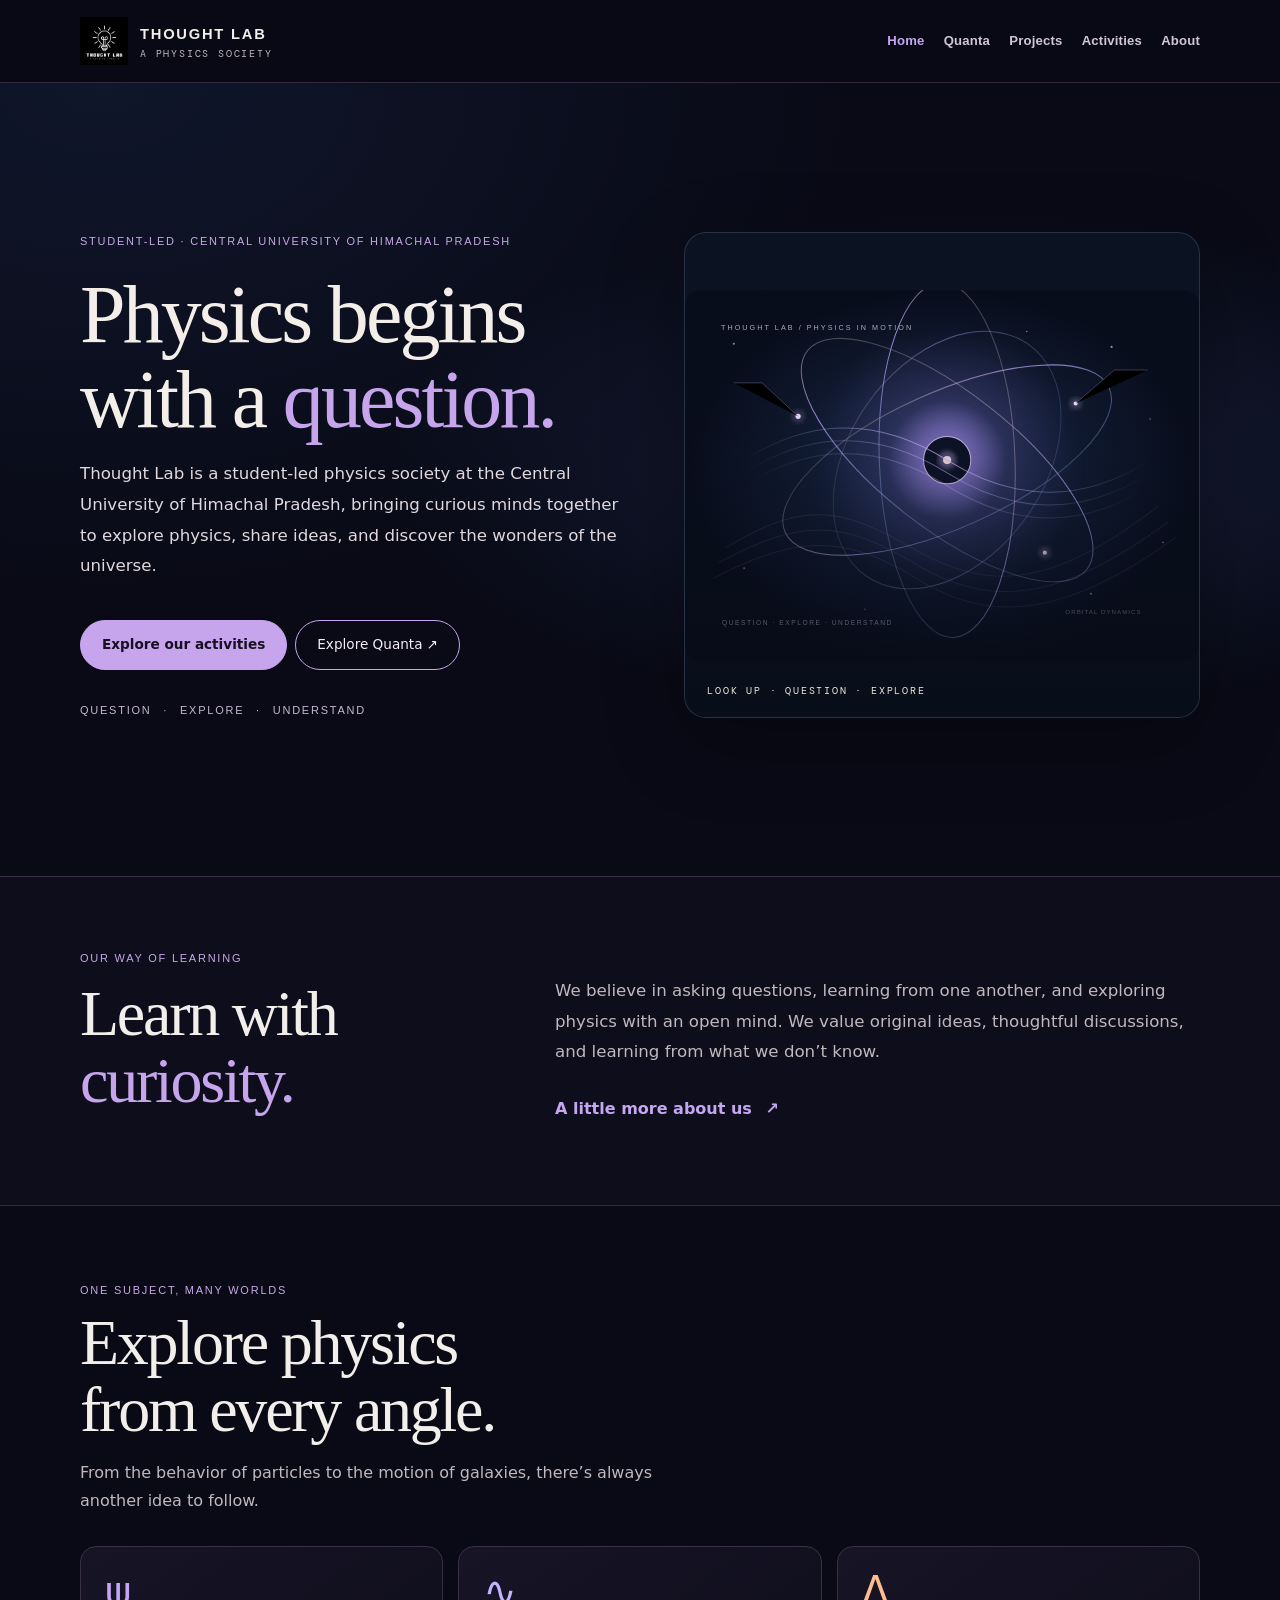
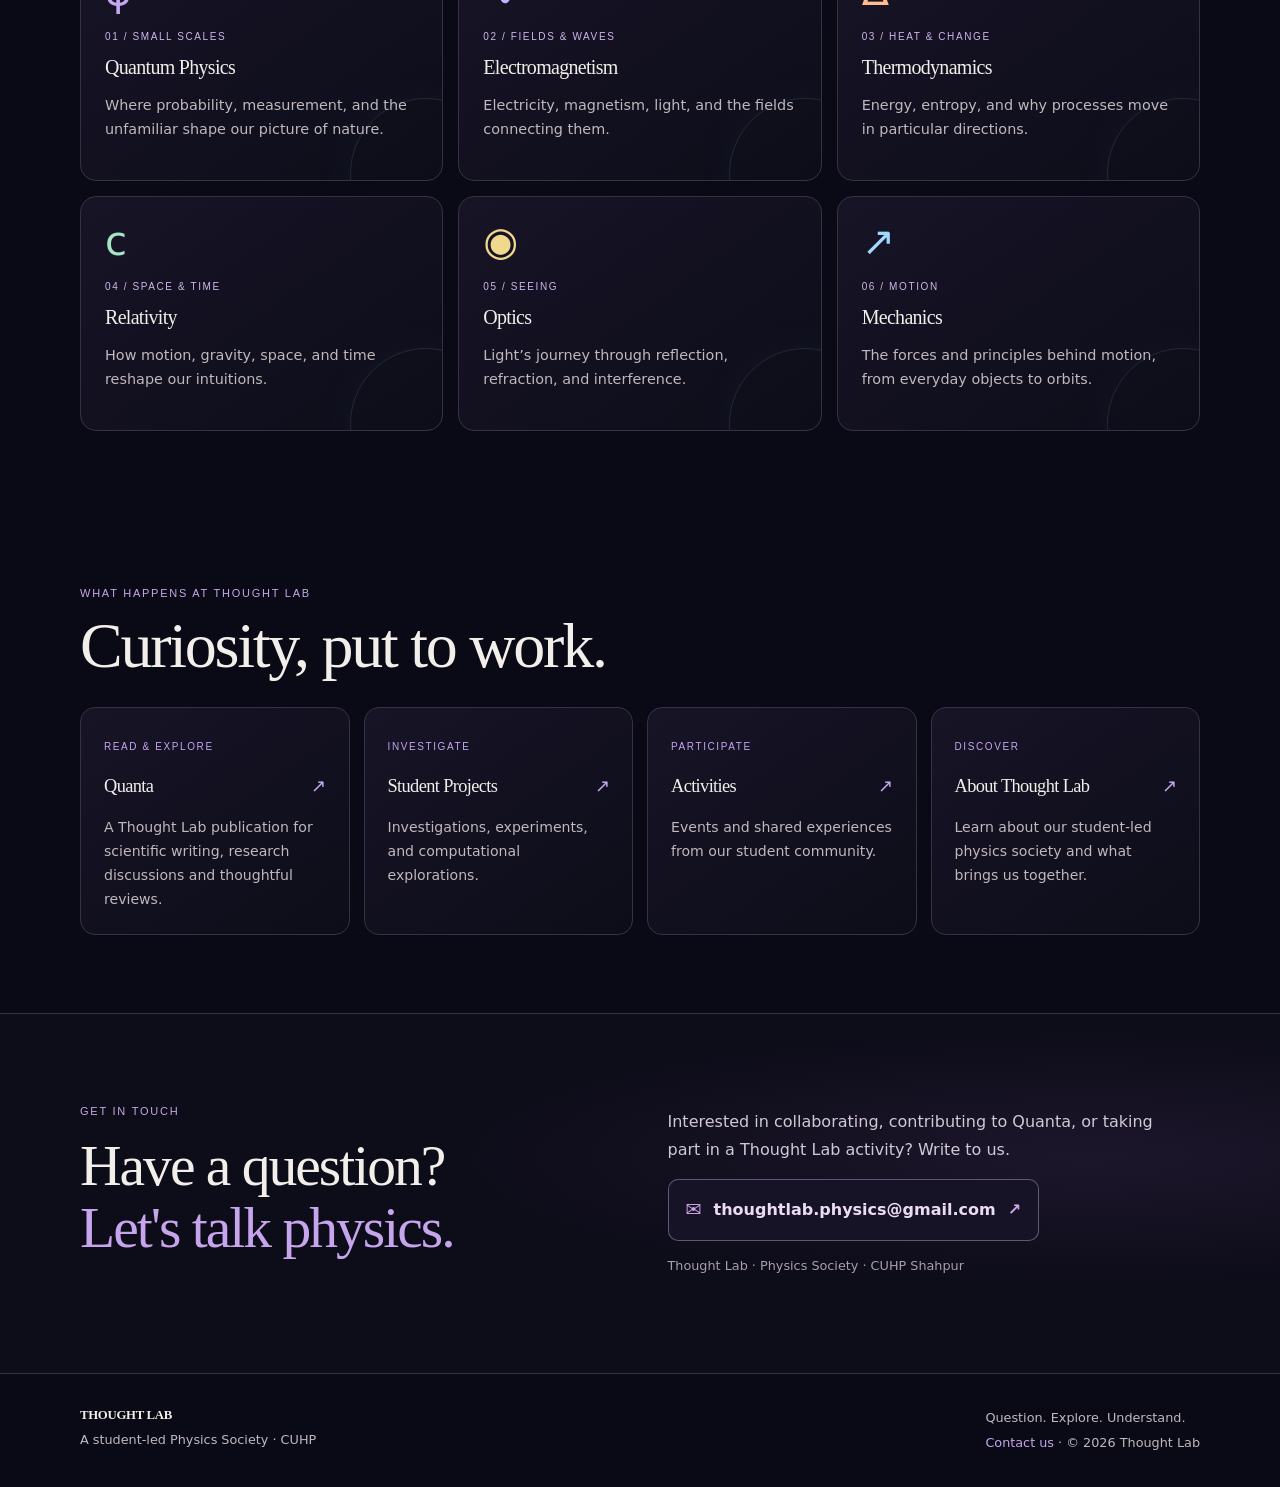
<file: index.html>
<!doctype html>
<html lang="en">
<head>
  <meta charset="utf-8">
  <meta name="viewport" content="width=device-width,initial-scale=1">
  <meta name="description" content="Thought Lab is a student-led physics society at the Central University of Himachal Pradesh, bringing curious minds together to explore physics, share ideas, and discover the wonders of the universe.">
  <title>Thought Lab | Explore Physics Together</title>
  <link rel="stylesheet" href="assets/style.css">
</head>
<body>
<header class="site-header">
  <div class="wrap bar">
    <a class="brand" href="index.html"><img src="logo.jpeg" alt="Thought Lab logo"><span>THOUGHT LAB<small>A PHYSICS SOCIETY</small></span></a>
    <nav aria-label="Main navigation">
      <a href="index.html" aria-current="page">Home</a><a href="quanta.html">Quanta</a><a href="projects.html">Projects</a><a href="activities.html">Activities</a><a href="about.html">About</a>
    </nav>
  </div>
</header>
<main>
  <section class="home-hero">
    <div class="wrap home-hero-grid">
      <div class="home-hero-copy">
        <div class="eyebrow">Student-led · Central University of Himachal Pradesh</div>
        <h1>Physics begins<br>with a <span>question.</span></h1>
        <p class="home-intro">Thought Lab is a student-led physics society at the Central University of Himachal Pradesh, bringing curious minds together to explore physics, share ideas, and discover the wonders of the universe.</p>
        <div class="home-actions"><a class="btn primary" href="activities.html">Explore our activities</a><a class="btn" href="quanta.html">Explore Quanta ↗</a></div>
        <div class="home-motto">QUESTION <span>·</span> EXPLORE <span>·</span> UNDERSTAND</div>
      </div>
      <div class="home-visual" aria-label="Himalayan observatory beneath a star-filled night sky">
        <img class="home-hero-image" src="assets/thoughtlab-hero.svg" alt="Scientific illustration of orbital paths, particles and wave patterns">
        <div class="home-image-caption">LOOK UP · QUESTION · EXPLORE</div>
      </div>

    </div>
  </section>
  <section class="home-belief">
    <div class="wrap belief-grid">
      <div><div class="eyebrow">Our way of learning</div><h2>Learn with<br><span>curiosity.</span></h2></div>
      <div class="belief-copy"><p>We believe in asking questions, learning from one another, and exploring physics with an open mind. We value original ideas, thoughtful discussions, and learning from what we don’t know.</p><a class="text-link" href="about.html">A little more about us <span>↗</span></a></div>
    </div>
  </section>
  <section class="home-branches">
    <div class="wrap">
      <div class="section-heading"><div class="eyebrow">One subject, many worlds</div><h2>Explore physics<br>from every angle.</h2><p>From the behavior of particles to the motion of galaxies, there’s always another idea to follow.</p></div>
      <div class="branch-grid">
        <article class="branch-card branch-quantum"><div class="branch-symbol">ψ</div><div class="tag">01 / Small scales</div><h3>Quantum Physics</h3><p>Where probability, measurement, and the unfamiliar shape our picture of nature.</p></article>
        <article class="branch-card branch-em"><div class="branch-symbol">∿</div><div class="tag">02 / Fields & waves</div><h3>Electromagnetism</h3><p>Electricity, magnetism, light, and the fields connecting them.</p></article>
        <article class="branch-card branch-thermo"><div class="branch-symbol">Δ</div><div class="tag">03 / Heat & change</div><h3>Thermodynamics</h3><p>Energy, entropy, and why processes move in particular directions.</p></article>
        <article class="branch-card branch-relativity"><div class="branch-symbol">c</div><div class="tag">04 / Space & time</div><h3>Relativity</h3><p>How motion, gravity, space, and time reshape our intuitions.</p></article>
        <article class="branch-card branch-optics"><div class="branch-symbol">◉</div><div class="tag">05 / Seeing</div><h3>Optics</h3><p>Light’s journey through reflection, refraction, and interference.</p></article>
        <article class="branch-card branch-mechanics"><div class="branch-symbol">↗</div><div class="tag">06 / Motion</div><h3>Mechanics</h3><p>The forces and principles behind motion, from everyday objects to orbits.</p></article>
      </div>
    </div>
  </section>
  <section class="home-ways">
    <div class="wrap"><div class="section-heading"><div class="eyebrow">What happens at Thought Lab</div><h2>Curiosity, put to work.</h2></div>
      <div class="ways-grid">
        <a class="way-card" href="quanta.html"><span class="tag">Read & explore</span><h3>Quanta <span>↗</span></h3><p>A Thought Lab publication for scientific writing, research discussions and thoughtful reviews.</p></a>
        <a class="way-card" href="projects.html"><span class="tag">Investigate</span><h3>Student Projects <span>↗</span></h3><p>Investigations, experiments, and computational explorations.</p></a>
        <a class="way-card" href="activities.html"><span class="tag">Participate</span><h3>Activities <span>↗</span></h3><p>Events and shared experiences from our student community.</p></a>
        <a class="way-card" href="about.html"><span class="tag">Discover</span><h3>About Thought Lab <span>↗</span></h3><p>Learn about our student-led physics society and what brings us together.</p></a>
      </div>
    </div>
  </section>
  <section class="contact-section" id="contact">
    <div class="wrap contact-grid">
      <div><div class="eyebrow">GET IN TOUCH</div><h2>Have a question?<br><span>Let's talk physics.</span></h2></div>
      <div class="contact-copy"><p>Interested in collaborating, contributing to Quanta, or taking part in a Thought Lab activity? Write to us.</p><a class="contact-email" href="mailto:thoughtlab.physics@gmail.com"><span>✉</span> thoughtlab.physics@gmail.com <b>↗</b></a><p class="contact-location">Thought Lab · Physics Society · CUHP Shahpur</p></div>
    </div>
  </section>
</main>
<footer class="footer"><div class="wrap footer-row"><div><strong>THOUGHT LAB</strong><p>A student-led Physics Society · CUHP</p></div><div><p>Question. Explore. Understand.</p><p><a href="#contact">Contact us</a> · © 2026 Thought Lab</p></div></div></footer>
</body>
</html>
</file>
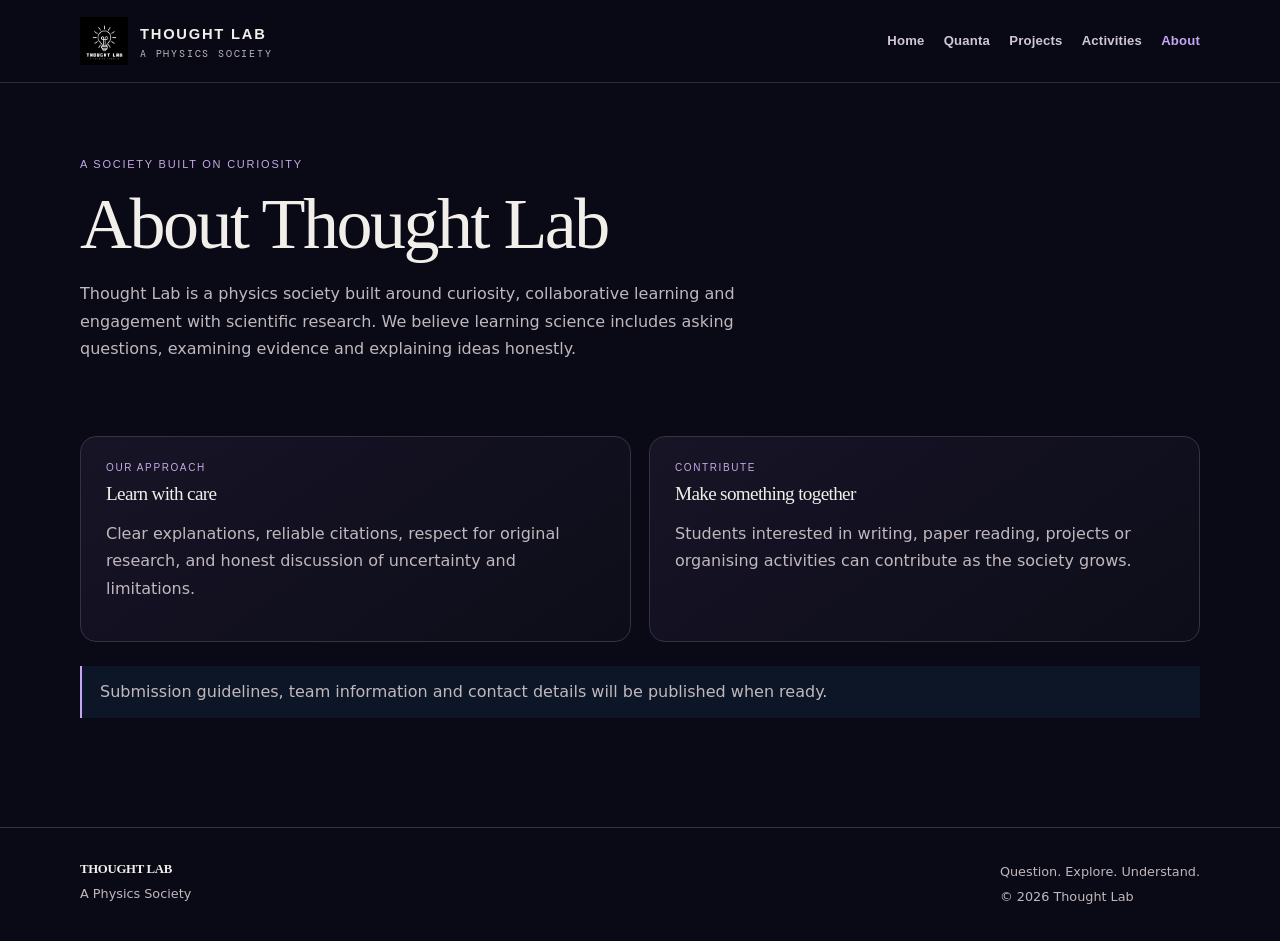
<file: about.html>
<!doctype html><html lang="en"><head><meta charset="utf-8"><meta name="viewport" content="width=device-width,initial-scale=1"><meta name="description" content="Thought Lab — a student physics society exploring ideas, research and the universe."><title>About Thought Lab | Thought Lab</title><link rel="stylesheet" href="assets/style.css"></head><body><header class="site-header"><div class="wrap bar"><a class="brand" href="index.html"><img src="logo.jpeg" alt="Thought Lab logo"><span>THOUGHT LAB<small>A PHYSICS SOCIETY</small></span></a><nav aria-label="Main navigation">
      <a href="index.html">Home</a><a href="quanta.html">Quanta</a><a href="projects.html">Projects</a><a href="activities.html">Activities</a><a href="about.html" aria-current="page">About</a>
    </nav></div></header><main><section class="page-intro"><div class="wrap"><div class="eyebrow">A society built on curiosity</div><h1>About Thought Lab</h1><p>Thought Lab is a physics society built around curiosity, collaborative learning and engagement with scientific research. We believe learning science includes asking questions, examining evidence and explaining ideas honestly.</p></div></section><section class="content"><div class="wrap"><div class="grid"><article class="card"><div class="tag">Our approach</div><h2>Learn with care</h2><p>Clear explanations, reliable citations, respect for original research, and honest discussion of uncertainty and limitations.</p></article><article class="card"><div class="tag">Contribute</div><h2>Make something together</h2><p>Students interested in writing, paper reading, projects or organising activities can contribute as the society grows.</p></article></div><div class="notice">Submission guidelines, team information and contact details will be published when ready.</div></div></section></main><footer class="footer"><div class="wrap footer-row"><div><strong>THOUGHT LAB</strong><p>A Physics Society</p></div><div><p>Question. Explore. Understand.</p><p>© 2026 Thought Lab</p></div></div></footer></body></html>
</file>
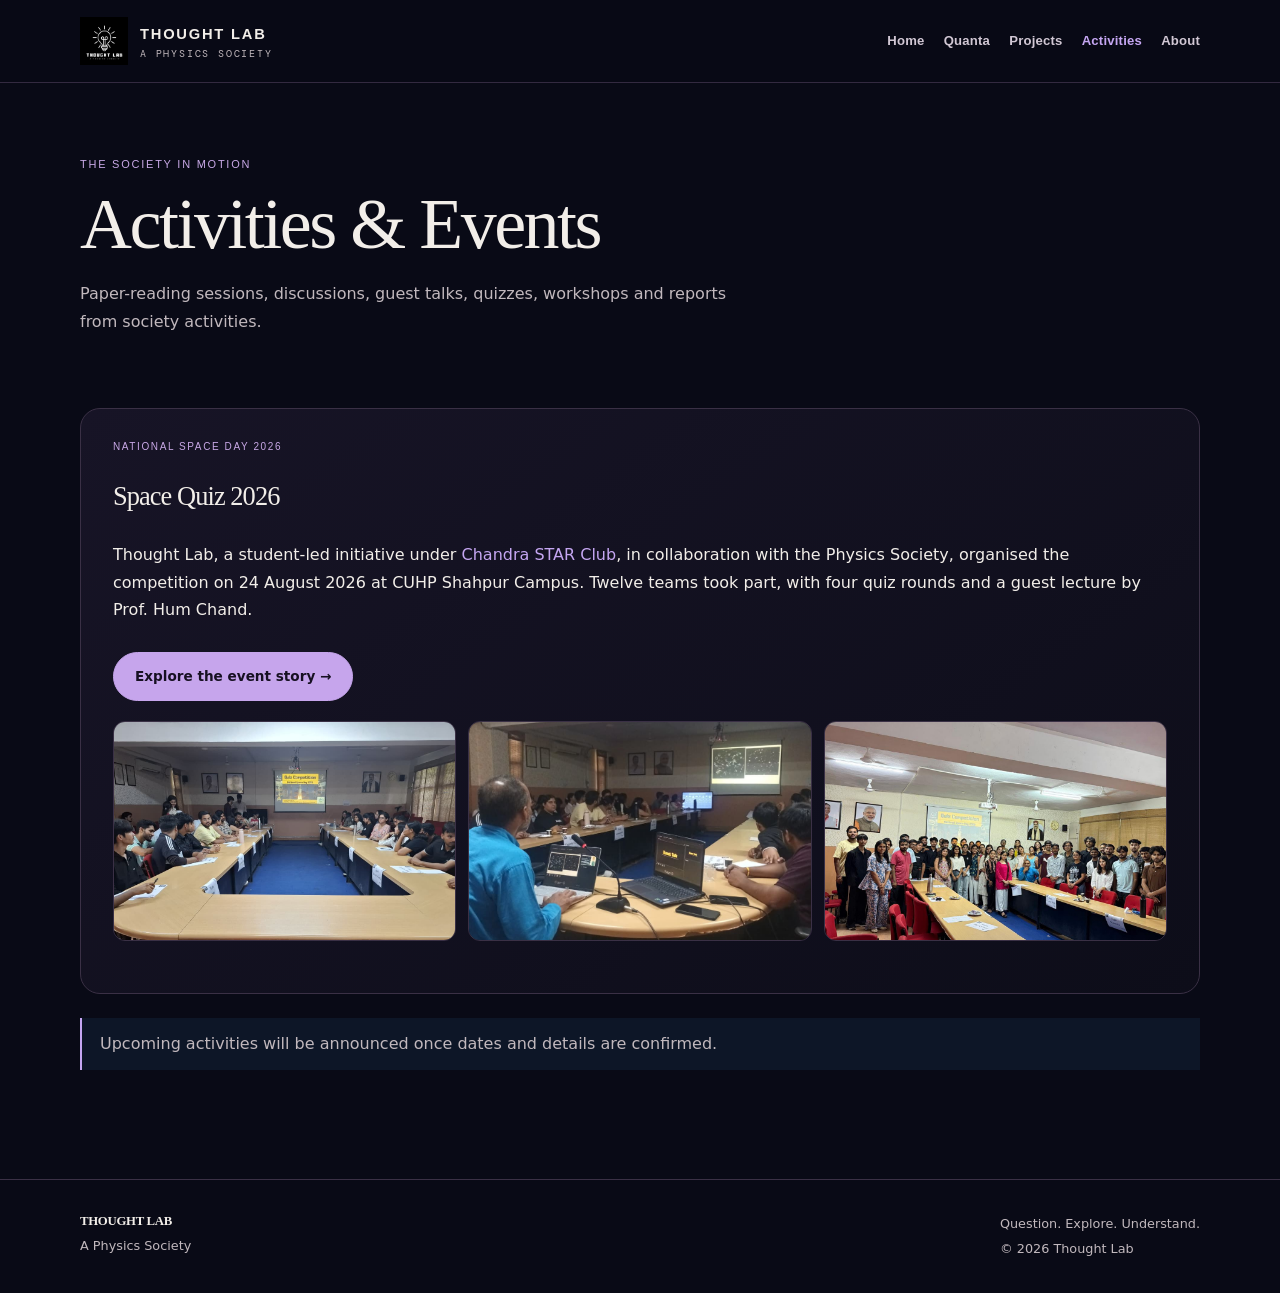
<file: activities.html>
<!doctype html><html lang="en"><head><meta charset="utf-8"><meta name="viewport" content="width=device-width,initial-scale=1"><meta name="description" content="Thought Lab — a student physics society exploring ideas, research and the universe."><title>Activities & Events | Thought Lab</title><link rel="stylesheet" href="assets/style.css"></head><body><header class="site-header"><div class="wrap bar"><a class="brand" href="index.html"><img src="logo.jpeg" alt="Thought Lab logo"><span>THOUGHT LAB<small>A PHYSICS SOCIETY</small></span></a><nav aria-label="Main navigation">
      <a href="index.html">Home</a><a href="quanta.html">Quanta</a><a href="projects.html">Projects</a><a href="activities.html" aria-current="page">Activities</a><a href="about.html">About</a>
    </nav></div></header><main><section class="page-intro"><div class="wrap"><div class="eyebrow">The society in motion</div><h1>Activities & Events</h1><p>Paper-reading sessions, discussions, guest talks, quizzes, workshops and reports from society activities.</p></div></section><section class="content"><div class="wrap"><article class="lead-card"><div class="tag">National Space Day 2026</div><h2>Space Quiz 2026</h2><p>Thought Lab, a student-led initiative under <a href="https://chandrastarclub.github.io/">Chandra STAR Club</a>, in collaboration with the Physics Society, organised the competition on 24 August 2026 at CUHP Shahpur Campus. Twelve teams took part, with four quiz rounds and a guest lecture by Prof. Hum Chand.</p><p><a class="btn primary" href="space-quiz-2026.html">Explore the event story →</a></p><div class="gallery"><img src="images/space-day/event-overview.jpeg" alt="Teams seated in the Seminar Hall"><img src="images/space-day/guest-lecture-prof-hum-chand.jpeg" alt="Guest lecture by Prof. Hum Chand"><img src="images/space-day/event-group-photo.jpeg" alt="Participants and organisers at Space Quiz 2026"></div></article><div class="notice">Upcoming activities will be announced once dates and details are confirmed.</div></div></section></main><footer class="footer"><div class="wrap footer-row"><div><strong>THOUGHT LAB</strong><p>A Physics Society</p></div><div><p>Question. Explore. Understand.</p><p>© 2026 Thought Lab</p></div></div></footer></body></html>
</file>
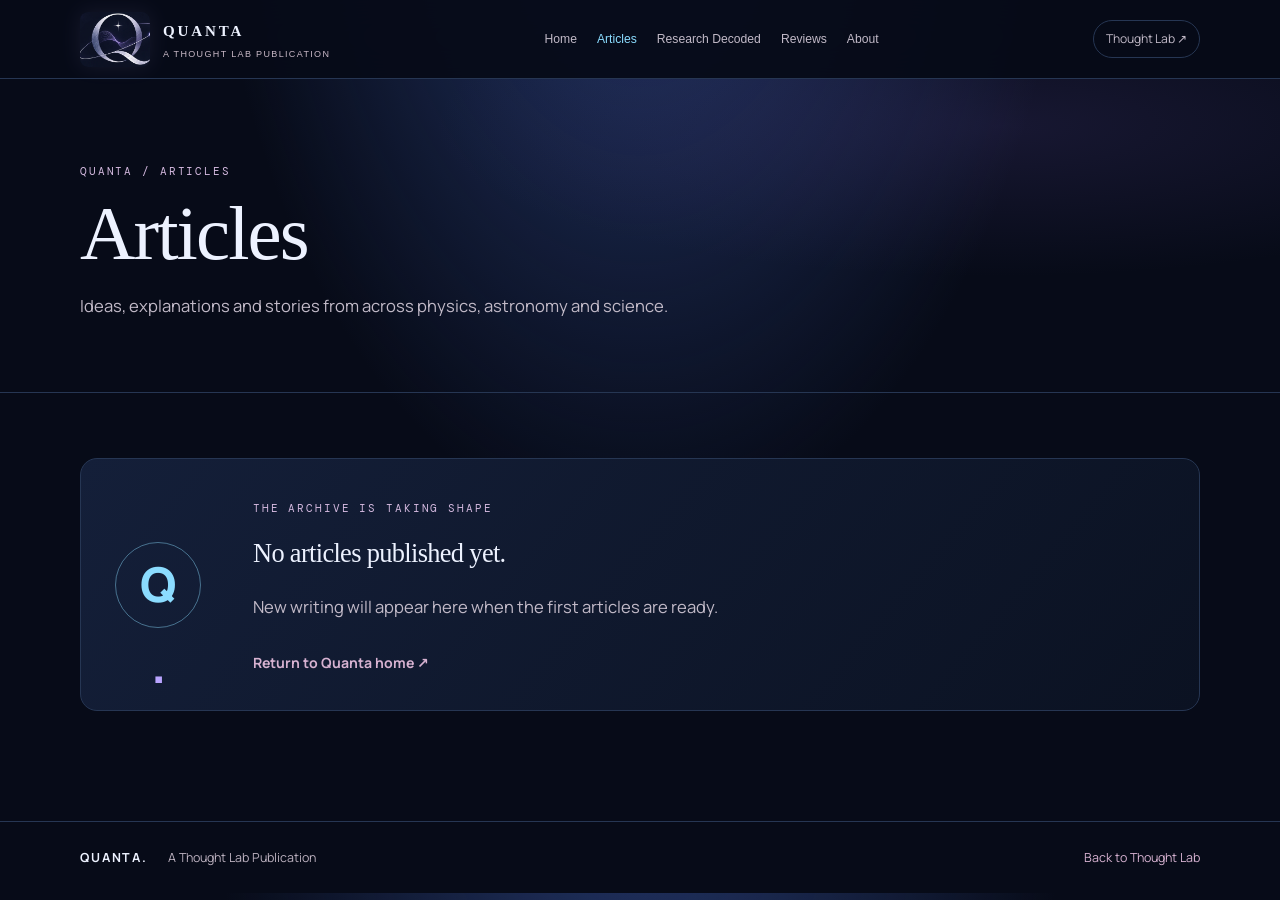
<file: articles.html>
<!doctype html><html lang="en"><head><meta charset="utf-8"><meta name="viewport" content="width=device-width,initial-scale=1"><meta name="description" content="Ideas, explanations and stories from across physics, astronomy and science."><title>Articles | Quanta</title><link rel="stylesheet" href="assets/style.css"><link rel="icon" type="image/png" href="assets/quanta-favicon.png"></head><body class="quanta-site"><header class="quanta-header"><div class="q-wrap q-bar"><a class="q-brand" href="quanta.html"><img class="q-brand-logo" src="assets/quanta-q-mark.webp" alt="Quanta orbital Q logo"><span>QUANTA<small>A THOUGHT LAB PUBLICATION</small></span></a><nav class="q-nav" aria-label="Quanta navigation"><a href="quanta.html" >Home</a><a href="articles.html" aria-current="page">Articles</a><a href="research-decoded.html" >Research Decoded</a><a href="quanta-reviews.html" >Reviews</a><a href="quanta-about.html" >About</a></nav><a class="q-back" href="index.html">Thought Lab ↗</a></div></header><main><section class="q-page-hero"><div class="q-wrap"><div class="q-kicker">QUANTA / ARTICLES</div><h1>Articles</h1><p>Ideas, explanations and stories from across physics, astronomy and science.</p></div></section><section class="q-empty-wrap"><div class="q-wrap"><div class="q-empty"><div class="q-empty-symbol">Q<span>.</span></div><div><span class="q-kicker">THE ARCHIVE IS TAKING SHAPE</span><h2>No articles published yet.</h2><p>New writing will appear here when the first articles are ready.</p><a href="quanta.html" class="q-inline-link">Return to Quanta home ↗</a></div></div></div></section></main><footer class="q-footer"><div class="q-wrap"><strong>QUANTA.</strong><span>A Thought Lab Publication</span><a href="index.html">Back to Thought Lab</a></div></footer></body></html>
</file>
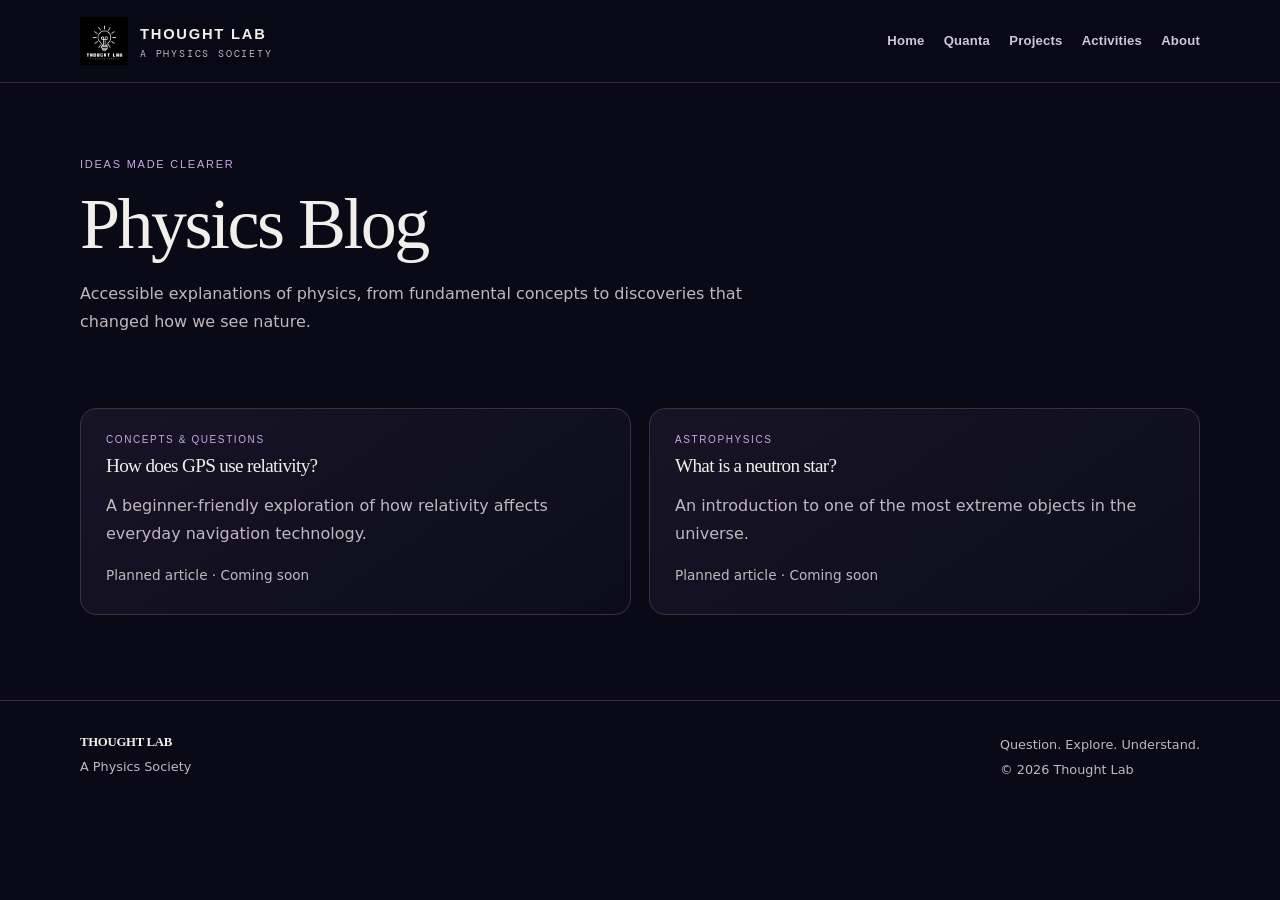
<file: blog.html>
<!doctype html><html lang="en"><head><meta charset="utf-8"><meta name="viewport" content="width=device-width,initial-scale=1"><meta name="description" content="Thought Lab — a student physics society exploring ideas, research and the universe."><title>Physics Blog | Thought Lab</title><link rel="stylesheet" href="assets/style.css"></head><body><header class="site-header"><div class="wrap bar"><a class="brand" href="index.html"><img src="logo.jpeg" alt="Thought Lab logo"><span>THOUGHT LAB<small>A PHYSICS SOCIETY</small></span></a><nav aria-label="Main navigation">
      <a href="index.html">Home</a><a href="quanta.html">Quanta</a><a href="projects.html">Projects</a><a href="activities.html">Activities</a><a href="about.html">About</a>
    </nav></div></header><main><section class="page-intro"><div class="wrap"><div class="eyebrow">Ideas made clearer</div><h1>Physics Blog</h1><p>Accessible explanations of physics, from fundamental concepts to discoveries that changed how we see nature.</p></div></section><section class="content"><div class="wrap"><div class="grid"><article class="card"><div class="tag">Concepts & questions</div><h2>How does GPS use relativity?</h2><p>A beginner-friendly exploration of how relativity affects everyday navigation technology.</p><span class="small">Planned article · Coming soon</span></article><article class="card"><div class="tag">Astrophysics</div><h2>What is a neutron star?</h2><p>An introduction to one of the most extreme objects in the universe.</p><span class="small">Planned article · Coming soon</span></article></div></div></section></main><footer class="footer"><div class="wrap footer-row"><div><strong>THOUGHT LAB</strong><p>A Physics Society</p></div><div><p>Question. Explore. Understand.</p><p>© 2026 Thought Lab</p></div></div></footer></body></html>
</file>
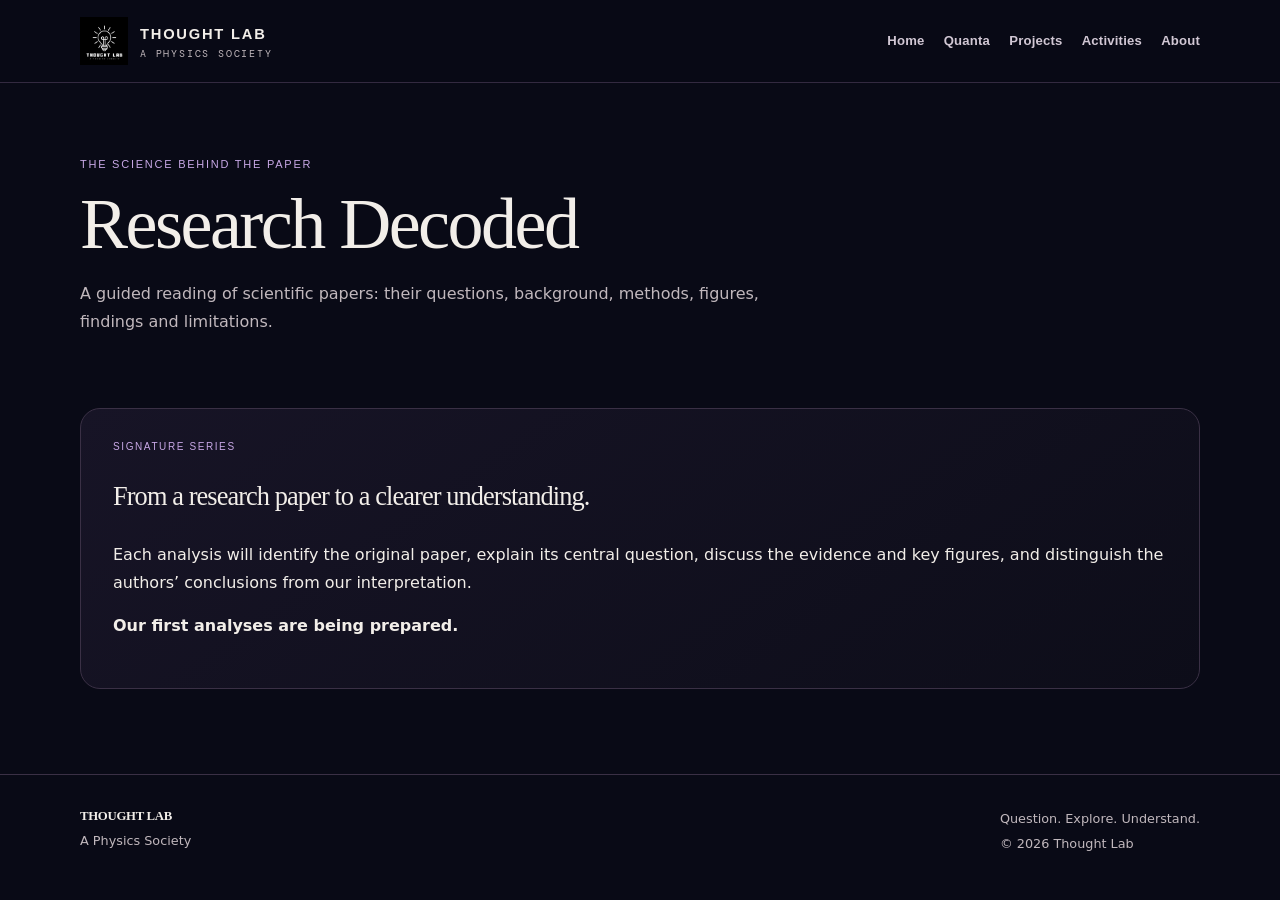
<file: decoded.html>
<!doctype html><html lang="en"><head><meta charset="utf-8"><meta name="viewport" content="width=device-width,initial-scale=1"><meta name="description" content="Thought Lab — a student physics society exploring ideas, research and the universe."><title>Research Decoded | Thought Lab</title><link rel="stylesheet" href="assets/style.css"></head><body><header class="site-header"><div class="wrap bar"><a class="brand" href="index.html"><img src="logo.jpeg" alt="Thought Lab logo"><span>THOUGHT LAB<small>A PHYSICS SOCIETY</small></span></a><nav aria-label="Main navigation">
      <a href="index.html">Home</a><a href="quanta.html">Quanta</a><a href="projects.html">Projects</a><a href="activities.html">Activities</a><a href="about.html">About</a>
    </nav></div></header><main><section class="page-intro"><div class="wrap"><div class="eyebrow">The science behind the paper</div><h1>Research Decoded</h1><p>A guided reading of scientific papers: their questions, background, methods, figures, findings and limitations.</p></div></section><section class="content"><div class="wrap"><article class="lead-card"><div class="tag">Signature series</div><h2>From a research paper to a clearer understanding.</h2><p>Each analysis will identify the original paper, explain its central question, discuss the evidence and key figures, and distinguish the authors’ conclusions from our interpretation.</p><p><strong>Our first analyses are being prepared.</strong></p></article></div></section></main><footer class="footer"><div class="wrap footer-row"><div><strong>THOUGHT LAB</strong><p>A Physics Society</p></div><div><p>Question. Explore. Understand.</p><p>© 2026 Thought Lab</p></div></div></footer></body></html>
</file>
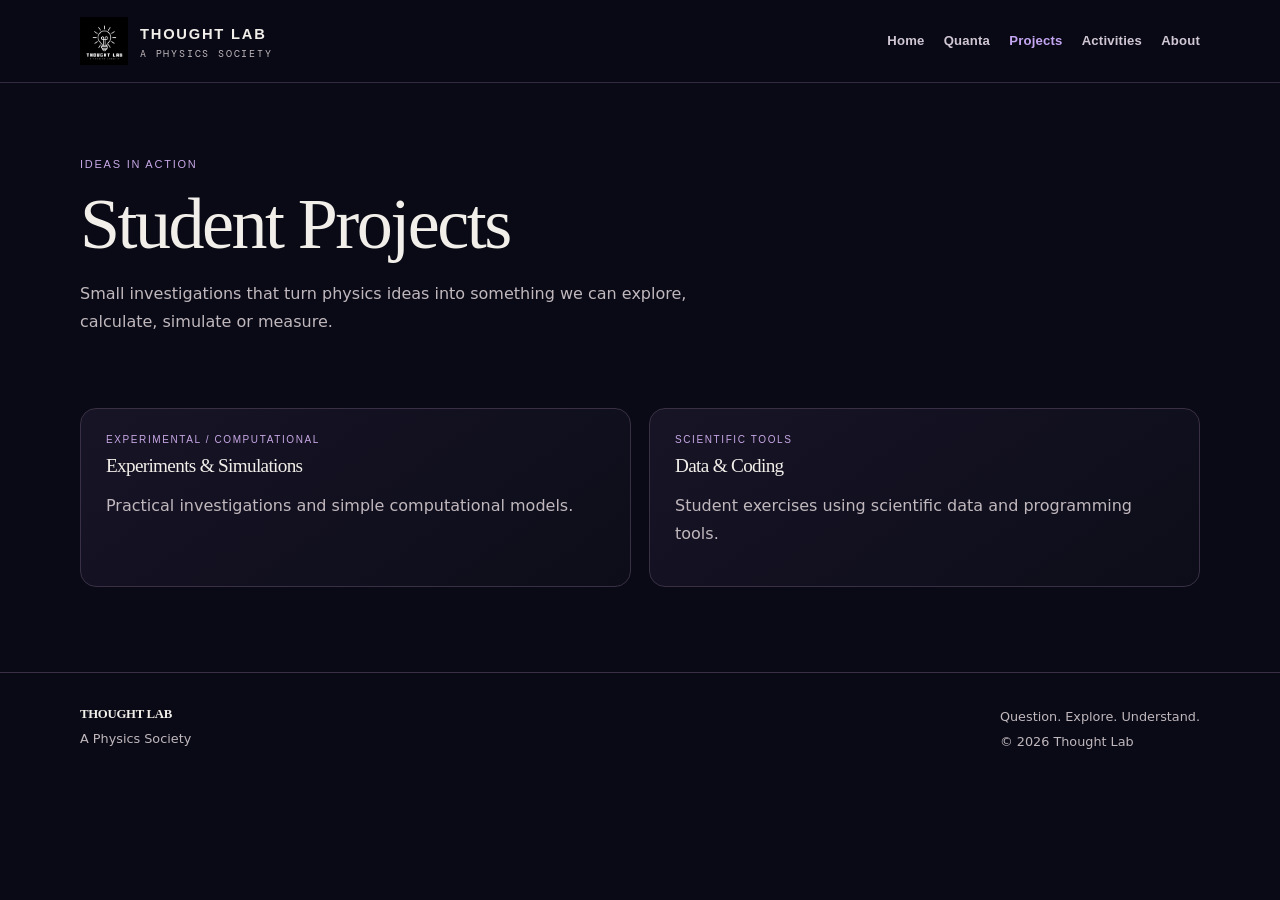
<file: projects.html>
<!doctype html><html lang="en"><head><meta charset="utf-8"><meta name="viewport" content="width=device-width,initial-scale=1"><meta name="description" content="Thought Lab — a student physics society exploring ideas, research and the universe."><title>Student Projects | Thought Lab</title><link rel="stylesheet" href="assets/style.css"></head><body><header class="site-header"><div class="wrap bar"><a class="brand" href="index.html"><img src="logo.jpeg" alt="Thought Lab logo"><span>THOUGHT LAB<small>A PHYSICS SOCIETY</small></span></a><nav aria-label="Main navigation">
      <a href="index.html">Home</a><a href="quanta.html">Quanta</a><a href="projects.html" aria-current="page">Projects</a><a href="activities.html">Activities</a><a href="about.html">About</a>
    </nav></div></header><main><section class="page-intro"><div class="wrap"><div class="eyebrow">Ideas in action</div><h1>Student Projects</h1><p>Small investigations that turn physics ideas into something we can explore, calculate, simulate or measure.</p></div></section><section class="content"><div class="wrap"><div class="grid"><article class="card"><div class="tag">Experimental / computational</div><h2>Experiments & Simulations</h2><p>Practical investigations and simple computational models.</p></article><article class="card"><div class="tag">Scientific tools</div><h2>Data & Coding</h2><p>Student exercises using scientific data and programming tools.</p></article></div></div></section></main><footer class="footer"><div class="wrap footer-row"><div><strong>THOUGHT LAB</strong><p>A Physics Society</p></div><div><p>Question. Explore. Understand.</p><p>© 2026 Thought Lab</p></div></div></footer></body></html>
</file>
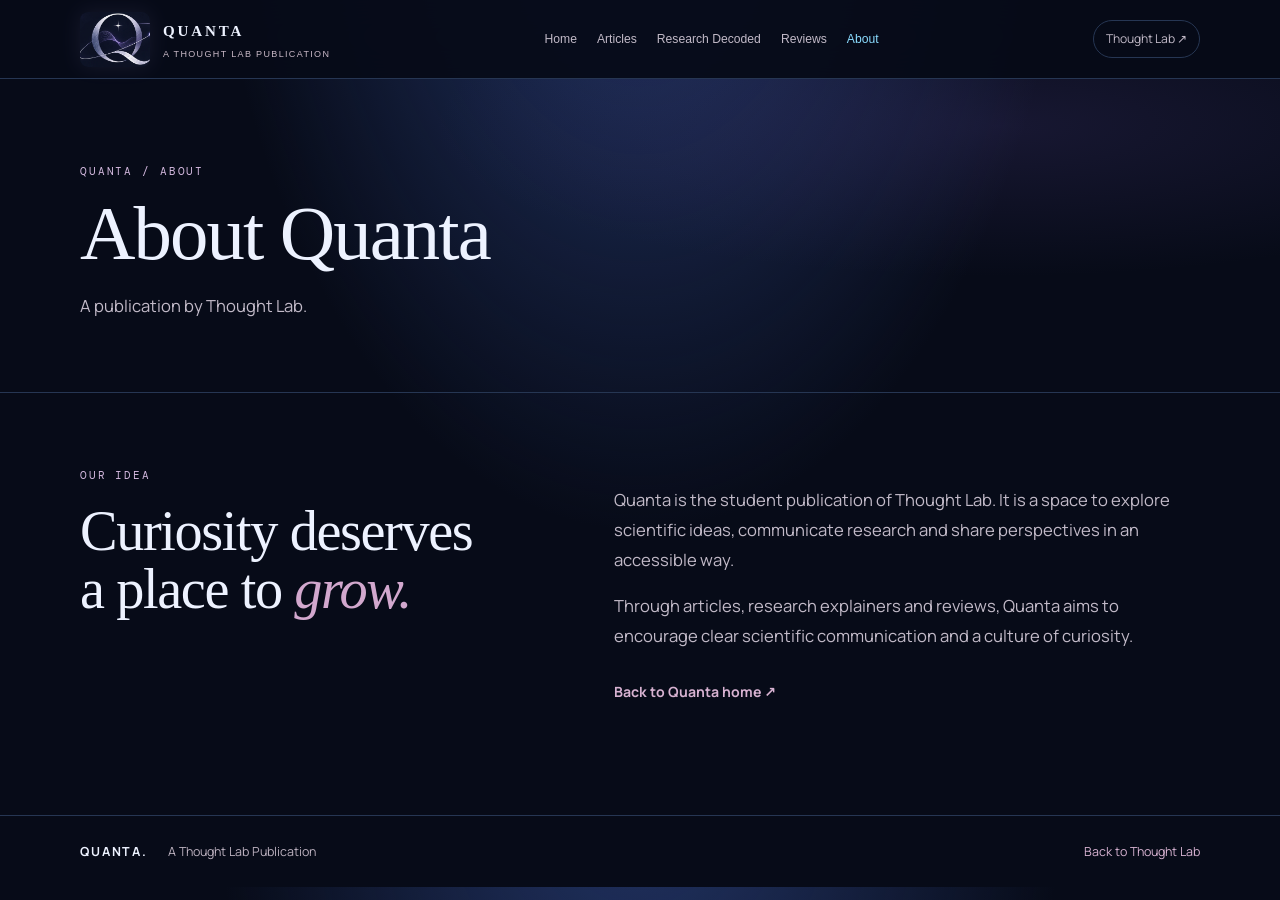
<file: quanta-about.html>
<!doctype html><html lang="en"><head><meta charset="utf-8"><meta name="viewport" content="width=device-width,initial-scale=1"><meta name="description" content="About Quanta, a Thought Lab Publication."><title>About | Quanta</title><link rel="stylesheet" href="assets/style.css"><link rel="icon" type="image/png" href="assets/quanta-favicon.png"></head><body class="quanta-site"><header class="quanta-header"><div class="q-wrap q-bar"><a class="q-brand" href="quanta.html"><img class="q-brand-logo" src="assets/quanta-q-mark.webp" alt="Quanta orbital Q logo"><span>QUANTA<small>A THOUGHT LAB PUBLICATION</small></span></a><nav class="q-nav" aria-label="Quanta navigation"><a href="quanta.html" >Home</a><a href="articles.html" >Articles</a><a href="research-decoded.html" >Research Decoded</a><a href="quanta-reviews.html" >Reviews</a><a href="quanta-about.html" aria-current="page">About</a></nav><a class="q-back" href="index.html">Thought Lab ↗</a></div></header><main><section class="q-page-hero"><div class="q-wrap"><div class="q-kicker">QUANTA / ABOUT</div><h1>About Quanta</h1><p>A publication by Thought Lab.</p></div></section><section class="q-about-section"><div class="q-wrap q-about-grid"><div><div class="q-kicker">OUR IDEA</div><h2>Curiosity deserves<br>a place to <em>grow.</em></h2></div><div><p>Quanta is the student publication of Thought Lab. It is a space to explore scientific ideas, communicate research and share perspectives in an accessible way.</p><p>Through articles, research explainers and reviews, Quanta aims to encourage clear scientific communication and a culture of curiosity.</p><a class="q-inline-link" href="quanta.html">Back to Quanta home ↗</a></div></div></section></main><footer class="q-footer"><div class="q-wrap"><strong>QUANTA.</strong><span>A Thought Lab Publication</span><a href="index.html">Back to Thought Lab</a></div></footer></body></html>
</file>
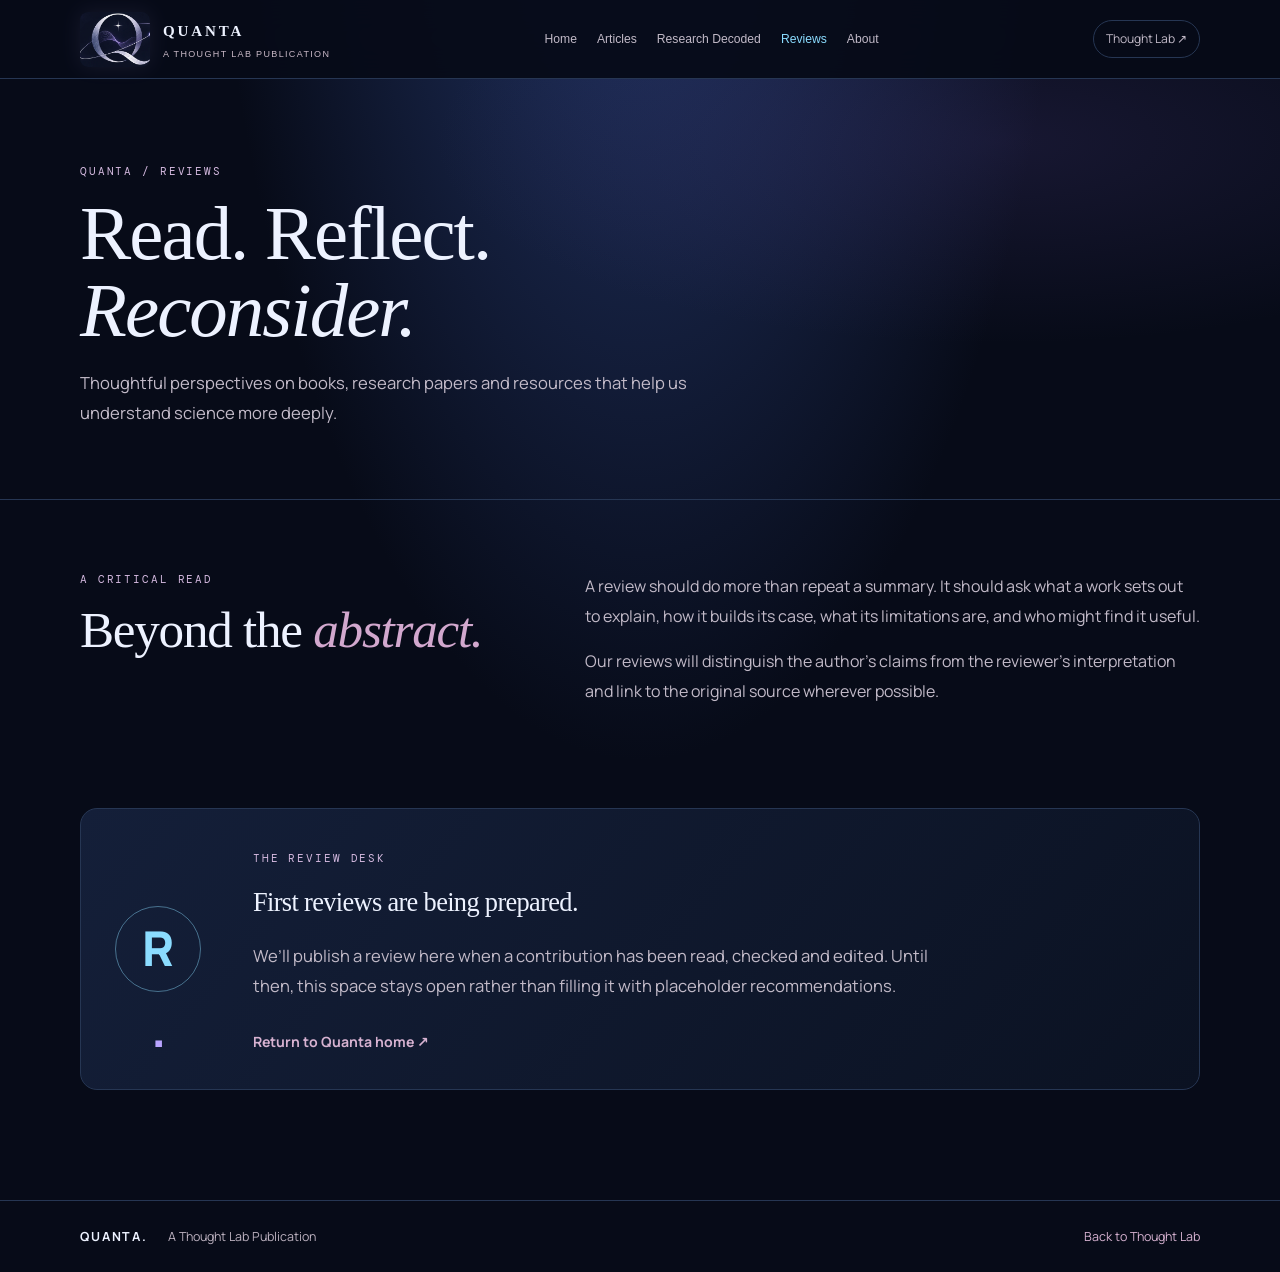
<file: quanta-reviews.html>
<!doctype html>
<html lang="en">
<head>
  <meta charset="utf-8"><meta name="viewport" content="width=device-width,initial-scale=1">
  <meta name="description" content="Quanta Reviews — thoughtful perspectives on books, papers and resources in physics and science.">
  <title>Reviews | Quanta</title><link rel="stylesheet" href="assets/style.css"><link rel="icon" type="image/png" href="assets/quanta-favicon.png">
</head>
<body class="quanta-site">
<header class="quanta-header"><div class="q-wrap q-bar">
  <a class="q-brand" href="quanta.html"><img class="q-brand-logo" src="assets/quanta-q-mark.webp" alt="Quanta orbital Q logo"><span>QUANTA<small>A THOUGHT LAB PUBLICATION</small></span></a>
  <nav class="q-nav" aria-label="Quanta navigation"><a href="quanta.html">Home</a><a href="articles.html">Articles</a><a href="research-decoded.html">Research Decoded</a><a href="quanta-reviews.html" aria-current="page">Reviews</a><a href="quanta-about.html">About</a></nav>
  <a class="q-back" href="index.html">Thought Lab ↗</a>
</div></header>
<main>
  <section class="q-page-hero"><div class="q-wrap"><div class="q-kicker">QUANTA / REVIEWS</div><h1>Read. Reflect.<br><em>Reconsider.</em></h1><p>Thoughtful perspectives on books, research papers and resources that help us understand science more deeply.</p></div></section>
  <section class="q-review-intro"><div class="q-wrap q-review-grid">
    <div><div class="q-kicker">A CRITICAL READ</div><h2>Beyond the <em>abstract.</em></h2></div>
    <div><p>A review should do more than repeat a summary. It should ask what a work sets out to explain, how it builds its case, what its limitations are, and who might find it useful.</p><p>Our reviews will distinguish the author's claims from the reviewer’s interpretation and link to the original source wherever possible.</p></div>
  </div></section>
  <section class="q-empty-wrap"><div class="q-wrap"><div class="q-empty"><div class="q-empty-symbol">R<span>.</span></div><div><span class="q-kicker">THE REVIEW DESK</span><h2>First reviews are being prepared.</h2><p>We’ll publish a review here when a contribution has been read, checked and edited. Until then, this space stays open rather than filling it with placeholder recommendations.</p><a href="quanta.html" class="q-inline-link">Return to Quanta home ↗</a></div></div></div></section>
</main>
<footer class="q-footer"><div class="q-wrap"><strong>QUANTA.</strong><span>A Thought Lab Publication</span><a href="index.html">Back to Thought Lab</a></div></footer>
</body></html>
</file>
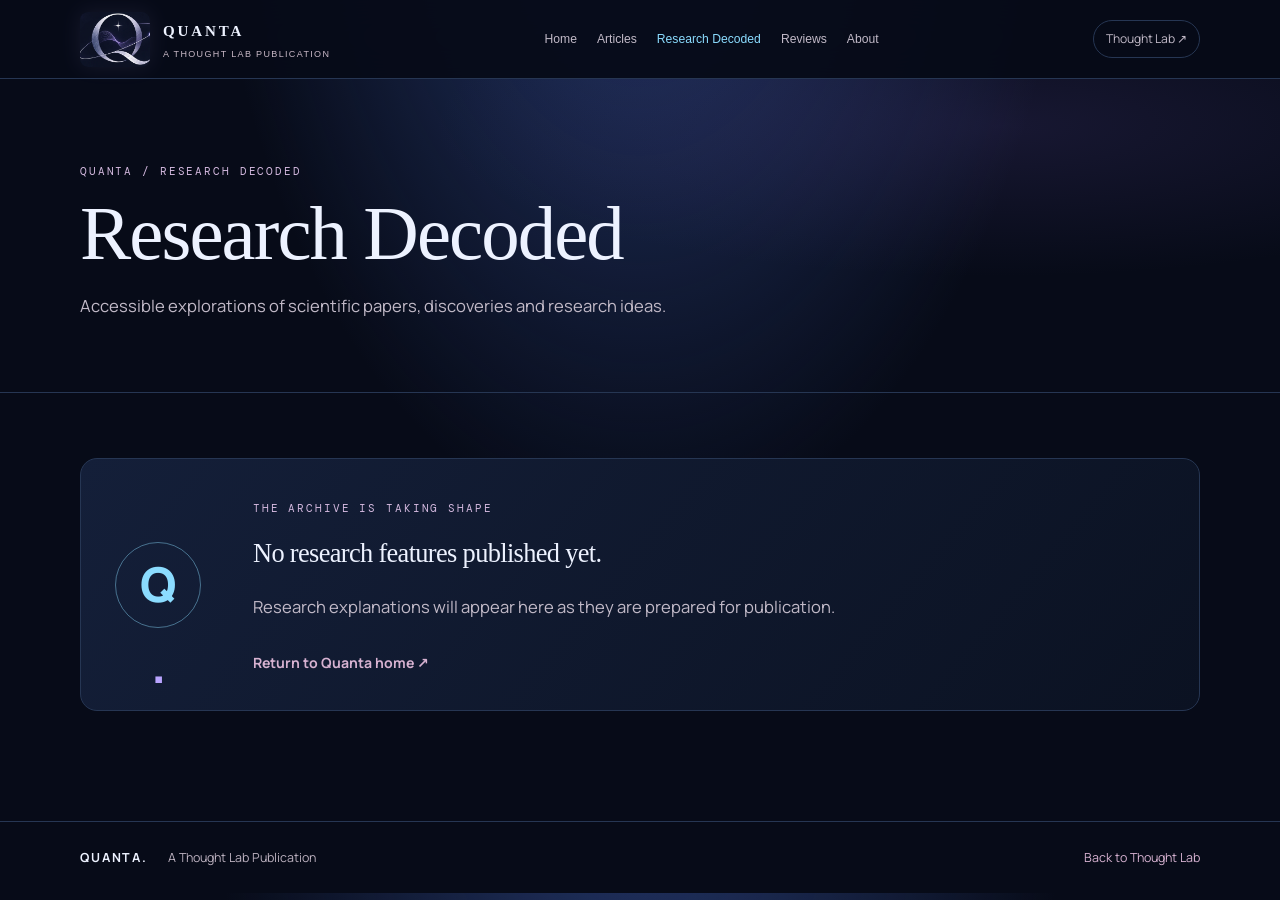
<file: research-decoded.html>
<!doctype html><html lang="en"><head><meta charset="utf-8"><meta name="viewport" content="width=device-width,initial-scale=1"><meta name="description" content="Accessible explorations of scientific papers, discoveries and research ideas."><title>Research Decoded | Quanta</title><link rel="stylesheet" href="assets/style.css"><link rel="icon" type="image/png" href="assets/quanta-favicon.png"></head><body class="quanta-site"><header class="quanta-header"><div class="q-wrap q-bar"><a class="q-brand" href="quanta.html"><img class="q-brand-logo" src="assets/quanta-q-mark.webp" alt="Quanta orbital Q logo"><span>QUANTA<small>A THOUGHT LAB PUBLICATION</small></span></a><nav class="q-nav" aria-label="Quanta navigation"><a href="quanta.html" >Home</a><a href="articles.html" >Articles</a><a href="research-decoded.html" aria-current="page">Research Decoded</a><a href="quanta-reviews.html" >Reviews</a><a href="quanta-about.html" >About</a></nav><a class="q-back" href="index.html">Thought Lab ↗</a></div></header><main><section class="q-page-hero"><div class="q-wrap"><div class="q-kicker">QUANTA / RESEARCH DECODED</div><h1>Research Decoded</h1><p>Accessible explorations of scientific papers, discoveries and research ideas.</p></div></section><section class="q-empty-wrap"><div class="q-wrap"><div class="q-empty"><div class="q-empty-symbol">Q<span>.</span></div><div><span class="q-kicker">THE ARCHIVE IS TAKING SHAPE</span><h2>No research features published yet.</h2><p>Research explanations will appear here as they are prepared for publication.</p><a href="quanta.html" class="q-inline-link">Return to Quanta home ↗</a></div></div></div></section></main><footer class="q-footer"><div class="q-wrap"><strong>QUANTA.</strong><span>A Thought Lab Publication</span><a href="index.html">Back to Thought Lab</a></div></footer></body></html>
</file>
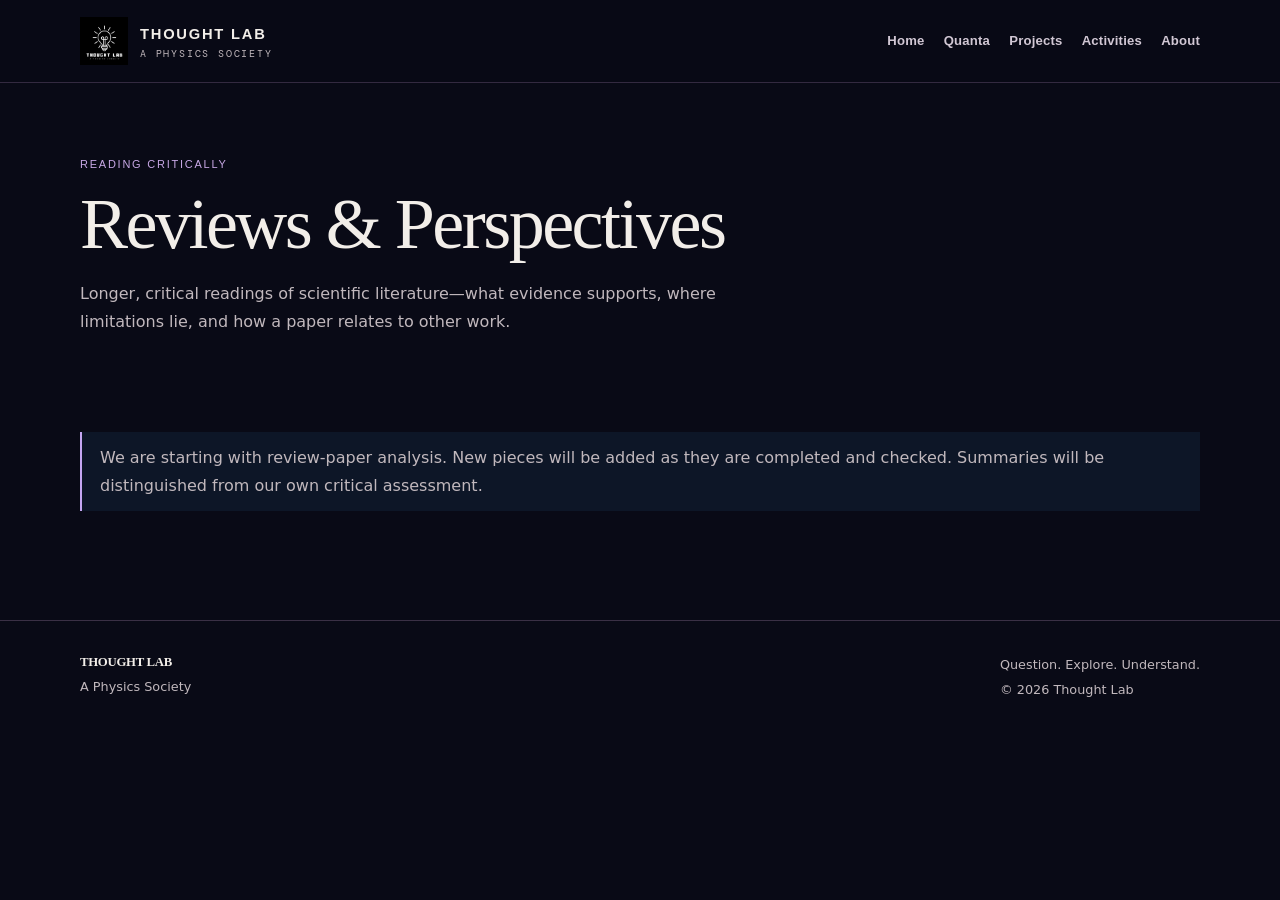
<file: reviews.html>
<!doctype html><html lang="en"><head><meta charset="utf-8"><meta name="viewport" content="width=device-width,initial-scale=1"><meta name="description" content="Thought Lab — a student physics society exploring ideas, research and the universe."><title>Reviews & Perspectives | Thought Lab</title><link rel="stylesheet" href="assets/style.css"></head><body><header class="site-header"><div class="wrap bar"><a class="brand" href="index.html"><img src="logo.jpeg" alt="Thought Lab logo"><span>THOUGHT LAB<small>A PHYSICS SOCIETY</small></span></a><nav aria-label="Main navigation">
      <a href="index.html">Home</a><a href="quanta.html">Quanta</a><a href="projects.html">Projects</a><a href="activities.html">Activities</a><a href="about.html">About</a>
    </nav></div></header><main><section class="page-intro"><div class="wrap"><div class="eyebrow">Reading critically</div><h1>Reviews & Perspectives</h1><p>Longer, critical readings of scientific literature—what evidence supports, where limitations lie, and how a paper relates to other work.</p></div></section><section class="content"><div class="wrap"><div class="notice">We are starting with review-paper analysis. New pieces will be added as they are completed and checked. Summaries will be distinguished from our own critical assessment.</div></div></section></main><footer class="footer"><div class="wrap footer-row"><div><strong>THOUGHT LAB</strong><p>A Physics Society</p></div><div><p>Question. Explore. Understand.</p><p>© 2026 Thought Lab</p></div></div></footer></body></html>
</file>
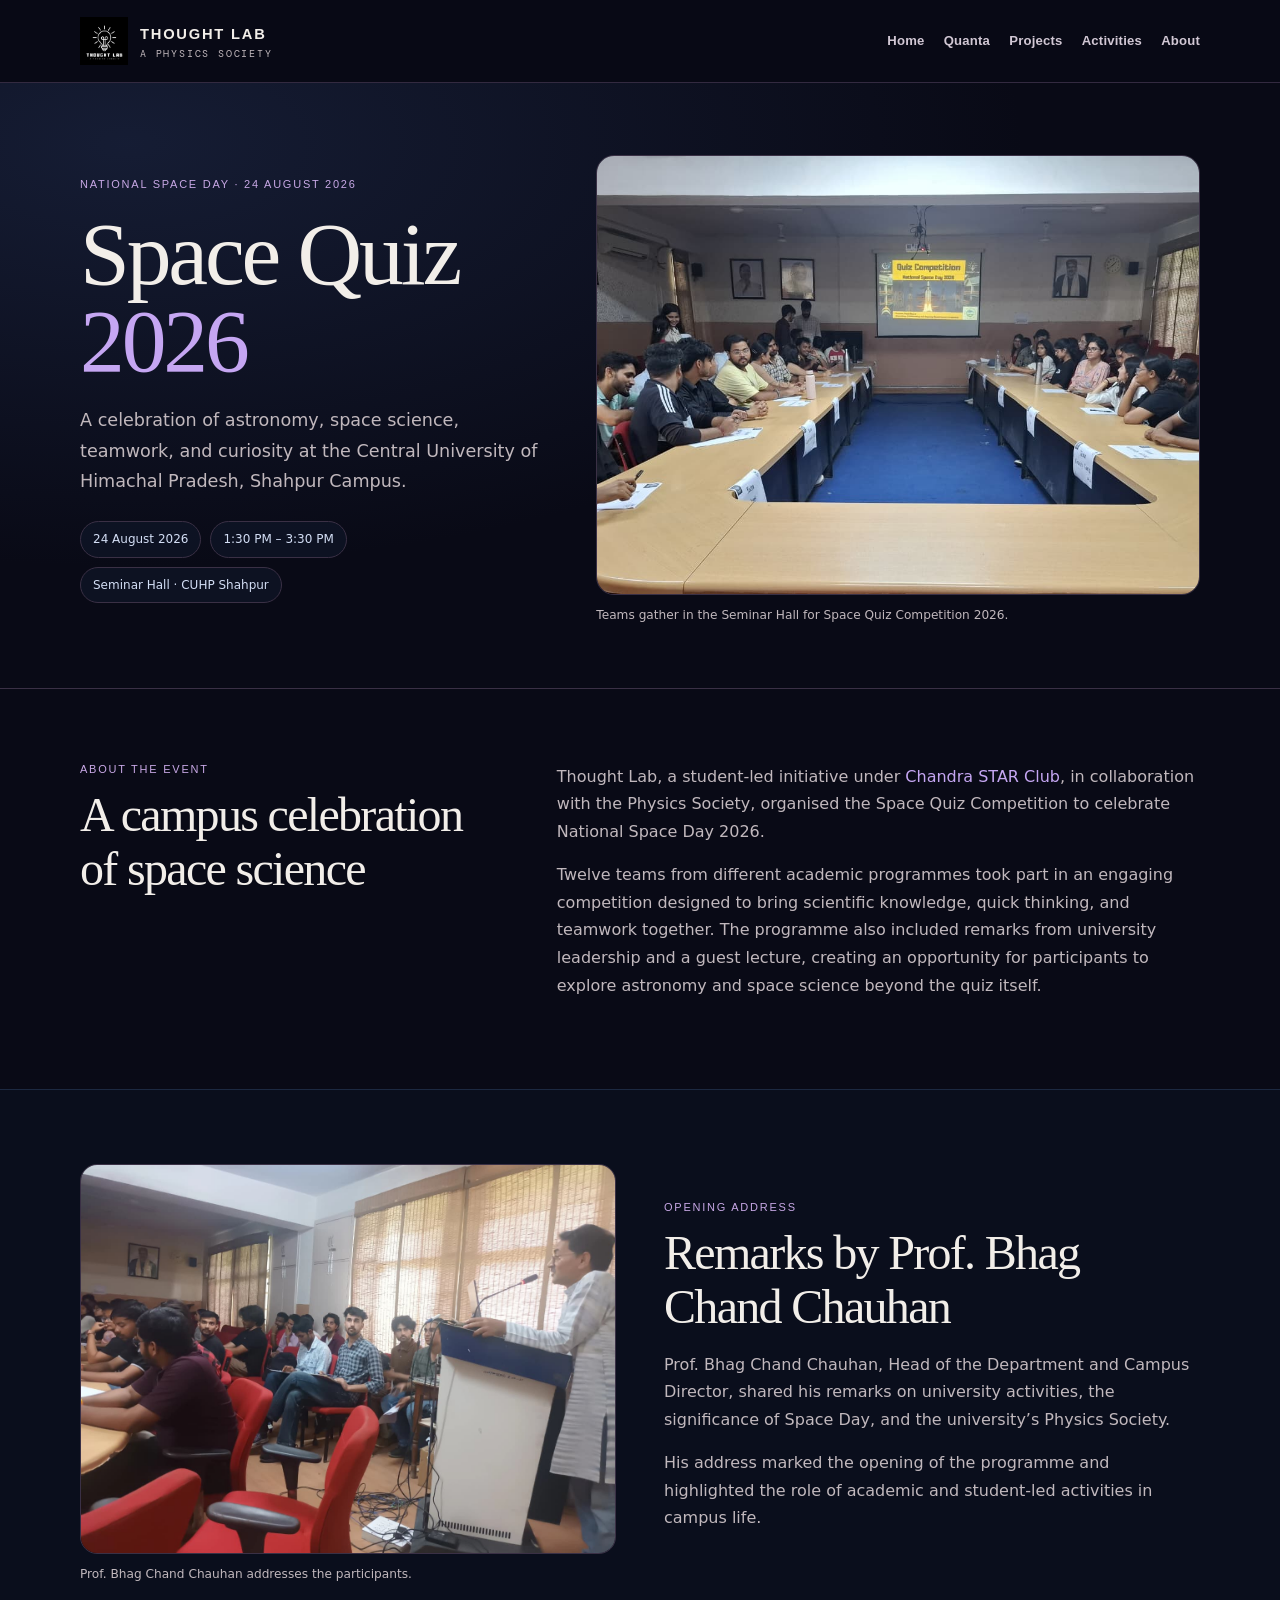
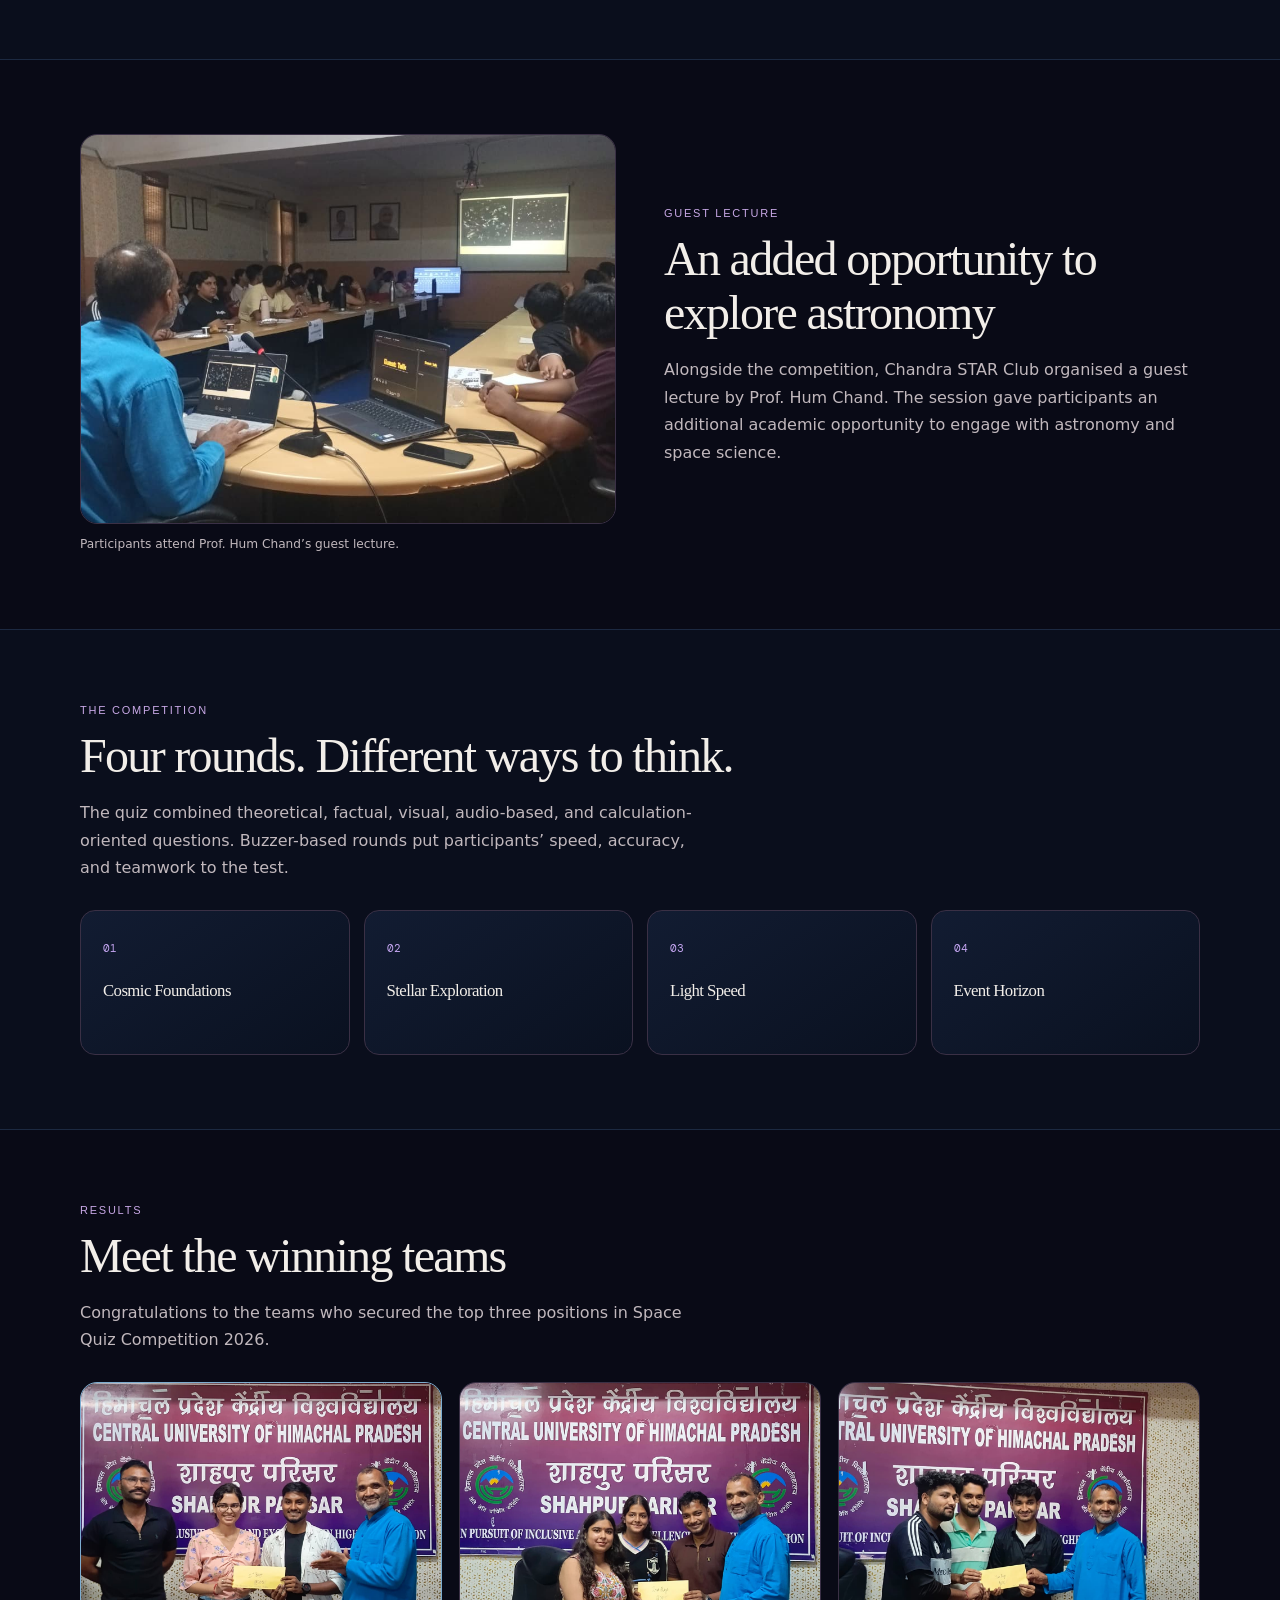
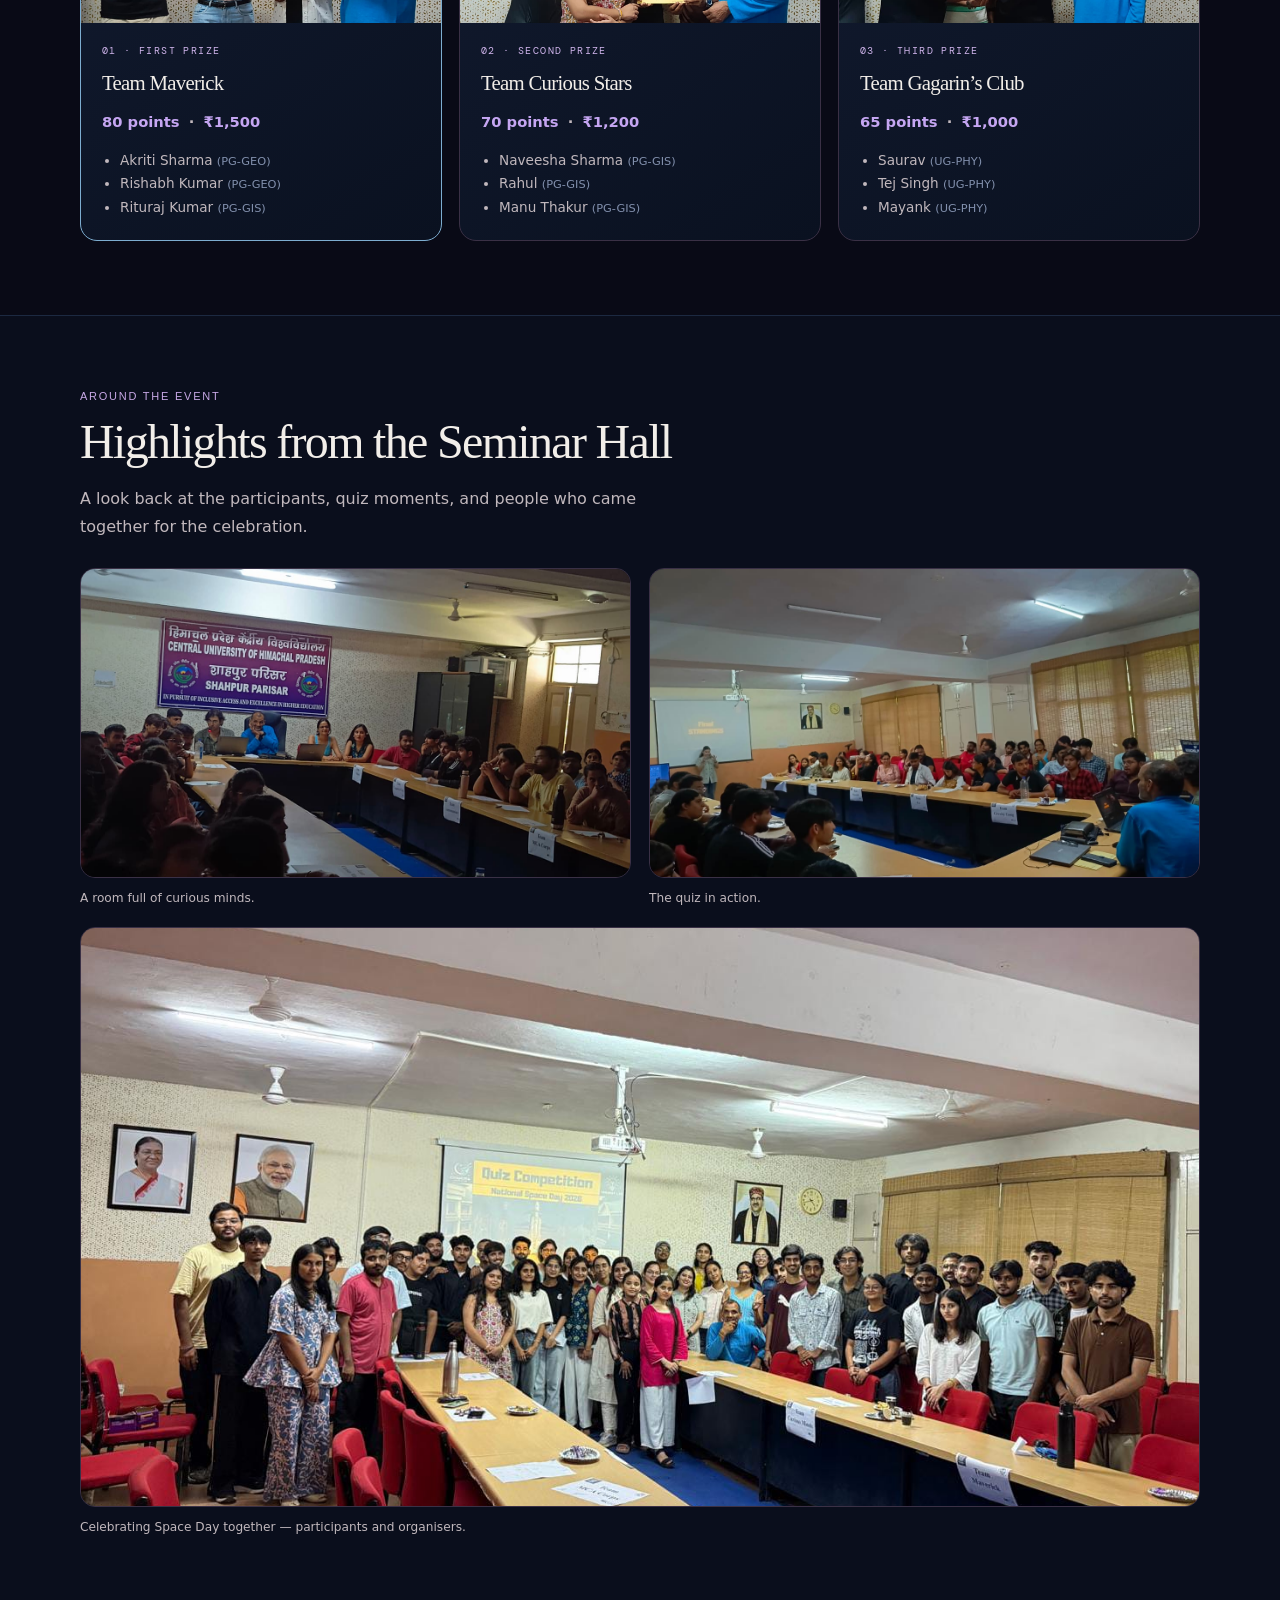
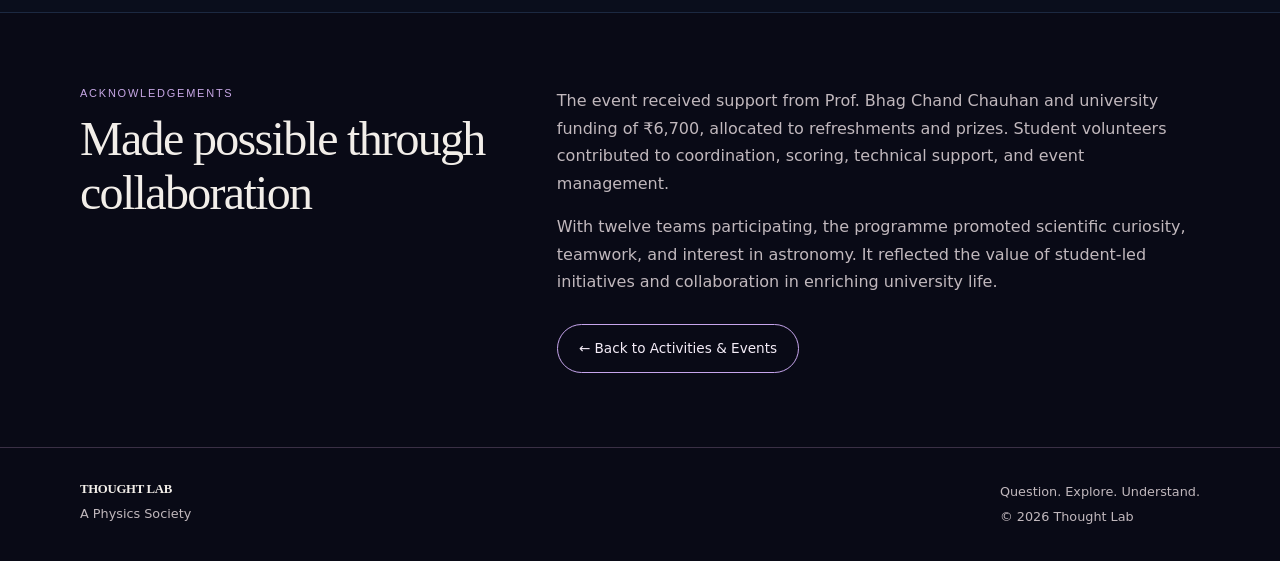
<file: space-quiz-2026.html>
<!doctype html>
<html lang="en">
<head>
  <meta charset="utf-8"><meta name="viewport" content="width=device-width,initial-scale=1">
  <meta name="description" content="Space Quiz Competition 2026 at CUHP Shahpur Campus, organised by Thought Lab under Chandra STAR Club in collaboration with the Physics Society.">
  <title>Space Quiz 2026 | Thought Lab</title><link rel="stylesheet" href="assets/style.css">
</head>
<body>
<header class="site-header"><div class="wrap bar">
  <a class="brand" href="index.html"><img src="logo.jpeg" alt="Thought Lab logo"><span>THOUGHT LAB<small>A PHYSICS SOCIETY</small></span></a>
  <nav aria-label="Main navigation">
      <a href="index.html">Home</a><a href="quanta.html">Quanta</a><a href="projects.html">Projects</a><a href="activities.html">Activities</a><a href="about.html">About</a>
    </nav>
</div></header>
<main>
<section class="event-hero"><div class="wrap event-hero-grid">
  <div class="event-hero-copy"><div class="eyebrow">National Space Day · 24 August 2026</div><h1>Space Quiz <span>2026</span></h1>
    <p class="event-lede">A celebration of astronomy, space science, teamwork, and curiosity at the Central University of Himachal Pradesh, Shahpur Campus.</p>
    <div class="event-meta"><span>24 August 2026</span><span>1:30 PM – 3:30 PM</span><span>Seminar Hall · CUHP Shahpur</span></div>
  </div>
  <figure class="event-hero-image"><img src="images/space-day/event-overview.jpeg" alt="Participants seated around tables during the Space Quiz Competition in the CUHP Seminar Hall"><figcaption>Teams gather in the Seminar Hall for Space Quiz Competition 2026.</figcaption></figure>
</div></section>
<section class="event-section"><div class="wrap event-intro-grid"><div><div class="eyebrow">About the event</div><h2>A campus celebration of space science</h2></div><div class="event-prose"><p>Thought Lab, a student-led initiative under <a href="https://chandrastarclub.github.io/">Chandra STAR Club</a>, in collaboration with the Physics Society, organised the Space Quiz Competition to celebrate National Space Day 2026.</p><p>Twelve teams from different academic programmes took part in an engaging competition designed to bring scientific knowledge, quick thinking, and teamwork together. The programme also included remarks from university leadership and a guest lecture, creating an opportunity for participants to explore astronomy and space science beyond the quiz itself.</p></div></div></section>
<section class="event-section event-section-alt"><div class="wrap feature-grid">
  <figure class="feature-photo"><img src="images/space-day/prof-bhag-chand-chauhan.jpeg" alt="Prof. Bhag Chand Chauhan addressing participants at the event"><figcaption>Prof. Bhag Chand Chauhan addresses the participants.</figcaption></figure>
  <div class="feature-copy"><div class="eyebrow">Opening address</div><h2>Remarks by Prof. Bhag Chand Chauhan</h2><p>Prof. Bhag Chand Chauhan, Head of the Department and Campus Director, shared his remarks on university activities, the significance of Space Day, and the university’s Physics Society.</p><p>His address marked the opening of the programme and highlighted the role of academic and student-led activities in campus life.</p></div>
</div></section>
<section class="event-section"><div class="wrap feature-grid reverse">
  <div class="feature-copy"><div class="eyebrow">Guest lecture</div><h2>An added opportunity to explore astronomy</h2><p>Alongside the competition, Chandra STAR Club organised a guest lecture by Prof. Hum Chand. The session gave participants an additional academic opportunity to engage with astronomy and space science.</p></div>
  <figure class="feature-photo"><img src="images/space-day/guest-lecture-prof-hum-chand.jpeg" alt="Participants attending the guest lecture by Prof. Hum Chand"><figcaption>Participants attend Prof. Hum Chand’s guest lecture.</figcaption></figure>
</div></section>
<section class="event-section event-section-alt"><div class="wrap"><div class="section-heading"><div class="eyebrow">The competition</div><h2>Four rounds. Different ways to think.</h2><p>The quiz combined theoretical, factual, visual, audio-based, and calculation-oriented questions. Buzzer-based rounds put participants’ speed, accuracy, and teamwork to the test.</p></div>
  <div class="round-grid"><article class="round-card"><span>01</span><h3>Cosmic Foundations</h3></article><article class="round-card"><span>02</span><h3>Stellar Exploration</h3></article><article class="round-card"><span>03</span><h3>Light Speed</h3></article><article class="round-card"><span>04</span><h3>Event Horizon</h3></article></div>
</div></section>
<section class="event-section"><div class="wrap"><div class="section-heading"><div class="eyebrow">Results</div><h2>Meet the winning teams</h2><p>Congratulations to the teams who secured the top three positions in Space Quiz Competition 2026.</p></div>
  <div class="winner-grid">
    <article class="winner-card winner-first"><img src="images/space-day/team-maverick-first-prize.jpeg" alt="Team Maverick receiving the first prize"><div class="winner-content"><div class="winner-rank">01 · First Prize</div><h3>Team Maverick</h3><div class="winner-score">80 points <span>·</span> ₹1,500</div><ul><li>Akriti Sharma <small>(PG-GEO)</small></li><li>Rishabh Kumar <small>(PG-GEO)</small></li><li>Rituraj Kumar <small>(PG-GIS)</small></li></ul></div></article>
    <article class="winner-card"><img src="images/space-day/team-curious-stars-second-prize.jpeg" alt="Team Curious Stars receiving the second prize"><div class="winner-content"><div class="winner-rank">02 · Second Prize</div><h3>Team Curious Stars</h3><div class="winner-score">70 points <span>·</span> ₹1,200</div><ul><li>Naveesha Sharma <small>(PG-GIS)</small></li><li>Rahul <small>(PG-GIS)</small></li><li>Manu Thakur <small>(PG-GIS)</small></li></ul></div></article>
    <article class="winner-card"><img src="images/space-day/team-gagarins-club-third-prize.jpeg" alt="Team Gagarin’s Club receiving the third prize"><div class="winner-content"><div class="winner-rank">03 · Third Prize</div><h3>Team Gagarin’s Club</h3><div class="winner-score">65 points <span>·</span> ₹1,000</div><ul><li>Saurav <small>(UG-PHY)</small></li><li>Tej Singh <small>(UG-PHY)</small></li><li>Mayank <small>(UG-PHY)</small></li></ul></div></article>
  </div>
</div></section>
<section class="event-section event-section-alt"><div class="wrap"><div class="section-heading"><div class="eyebrow">Around the event</div><h2>Highlights from the Seminar Hall</h2><p>A look back at the participants, quiz moments, and people who came together for the celebration.</p></div>
  <div class="event-gallery"><figure><img src="images/space-day/event-highlight-participants.jpeg" alt="Teams seated and participating during the event"><figcaption>A room full of curious minds.</figcaption></figure><figure><img src="images/space-day/event-highlight-quiz.jpeg" alt="Participants during the quiz rounds"><figcaption>The quiz in action.</figcaption></figure><figure class="gallery-wide"><img src="images/space-day/event-group-photo.jpeg" alt="Group photograph of participants and organisers at Space Quiz 2026"><figcaption>Celebrating Space Day together — participants and organisers.</figcaption></figure></div>
</div></section>
<section class="event-section"><div class="wrap closing-grid"><div><div class="eyebrow">Acknowledgements</div><h2>Made possible through collaboration</h2></div><div class="event-prose"><p>The event received support from Prof. Bhag Chand Chauhan and university funding of ₹6,700, allocated to refreshments and prizes. Student volunteers contributed to coordination, scoring, technical support, and event management.</p><p>With twelve teams participating, the programme promoted scientific curiosity, teamwork, and interest in astronomy. It reflected the value of student-led initiatives and collaboration in enriching university life.</p><a class="btn" href="activities.html">← Back to Activities & Events</a></div></div></section>
</main>
<footer class="footer"><div class="wrap footer-row"><div><strong>THOUGHT LAB</strong><p>A Physics Society</p></div><div><p>Question. Explore. Understand.</p><p>© 2026 Thought Lab</p></div></div></footer>
</body></html>
</file>
<file: assets/style.css>
@import url('https://fonts.googleapis.com/css2?family=DM+Mono:wght@400;500&family=Manrope:wght@400;500;600;700;800&display=swap');
:root{--bg:#070b16;--panel:#10182b;--panel2:#0c1323;--text:#edf2ff;--muted:#a5b1cb;--line:#26324b;--accent:#8bdcff;--violet:#b9a4ff;--max:1120px}
*{box-sizing:border-box}html{scroll-behavior:smooth}body{margin:0;background:radial-gradient(ellipse at 80% -20%,#24345e 0,transparent 42%),var(--bg);color:var(--text);font:16px/1.7 Manrope,system-ui,sans-serif}a{color:var(--accent);text-decoration:none}a:hover{color:#fff}img{max-width:100%;display:block}.wrap{width:min(var(--max),calc(100% - 40px));margin:auto}.site-header{border-bottom:1px solid #26324b;background:#070b16e8;backdrop-filter:blur(14px);position:sticky;top:0;z-index:10}.bar{display:flex;align-items:center;justify-content:space-between;gap:24px;min-height:82px}.brand{display:flex;align-items:center;gap:12px;color:var(--text);font-weight:800;letter-spacing:.13em;font-size:.92rem}.brand img{width:48px;height:48px;object-fit:contain}.brand small{display:block;font:10px 'DM Mono',monospace;letter-spacing:.18em;color:var(--muted)}nav{display:flex;gap:17px;flex-wrap:wrap;justify-content:flex-end}nav a{font-size:.78rem;color:var(--muted)}nav a[aria-current=page]{color:var(--accent)}.eyebrow{font:11px 'DM Mono',monospace;text-transform:uppercase;letter-spacing:.2em;color:var(--accent)}.hero{min-height:calc(78vh - 82px);display:flex;align-items:center;padding:90px 0 100px;position:relative;overflow:hidden}.hero:after{content:'';position:absolute;width:420px;height:420px;border-radius:50%;right:5%;top:12%;background:radial-gradient(circle at 35% 35%,#a6e6ff30,#a38aff15 45%,transparent 70%);border:1px solid #9ddcff20;box-shadow:0 0 100px #6c89ff12;pointer-events:none}.hero-inner{position:relative;z-index:1;max-width:760px}.hero h1{font-size:clamp(3rem,8vw,6.4rem);line-height:1.02;letter-spacing:-.07em;margin:22px 0}.hero p{font-size:1.1rem;color:var(--muted);max-width:600px}.hero .sub{font:12px 'DM Mono',monospace;letter-spacing:.14em;color:#8d9ab8;margin-top:30px}.hero .word{color:var(--accent)}.page-intro{padding:75px 0 35px}.page-intro h1{font-size:clamp(2.4rem,6vw,4.5rem);letter-spacing:-.06em;line-height:1.1;margin:15px 0}.page-intro p{max-width:680px;color:var(--muted)}main .content{padding:22px 0 85px}.section-title{font-size:1.2rem;margin:0 0 18px}.grid{display:grid;grid-template-columns:repeat(2,minmax(0,1fr));gap:18px}.card{background:linear-gradient(145deg,#111a2e,#0b1221);border:1px solid var(--line);border-radius:16px;padding:25px}.card h2,.card h3{font-size:1.2rem;line-height:1.4;margin:8px 0 12px}.card p{color:var(--muted);margin:0 0 14px}.tag{font:10px 'DM Mono',monospace;letter-spacing:.16em;color:var(--violet);text-transform:uppercase}.lead-card{padding:32px;border-radius:20px;border:1px solid #36466b;background:linear-gradient(130deg,#141e37,#0b1221)}.lead-card h2{font-size:1.65rem}.notice{border-left:2px solid var(--accent);padding:12px 18px;color:var(--muted);background:#0d1627;margin:24px 0}.gallery{display:grid;grid-template-columns:repeat(3,1fr);gap:12px;margin:20px 0}.gallery img{height:220px;width:100%;object-fit:cover;border-radius:12px;border:1px solid var(--line)}.footer{border-top:1px solid var(--line);padding:30px 0;color:var(--muted);font-size:.8rem}.footer-row{display:flex;justify-content:space-between;gap:15px;flex-wrap:wrap}.footer strong{color:var(--text);letter-spacing:.13em}.footer p{margin:3px 0}.btn{display:inline-block;border:1px solid #59708e;border-radius:999px;padding:10px 17px;color:var(--text);font-size:.85rem;margin:12px 8px 0 0}.btn.primary{background:var(--accent);border-color:var(--accent);color:#07101d;font-weight:800}.small{font-size:.85rem;color:var(--muted)}@media(max-width:800px){.bar{align-items:flex-start;flex-direction:column;padding:13px 0}.bar nav{justify-content:flex-start;gap:9px 14px}.hero{min-height:65vh;padding:70px 0}.hero:after{width:270px;height:270px;right:-100px;top:25%}.grid{grid-template-columns:1fr}.gallery{grid-template-columns:1fr}.gallery img{height:auto;max-height:360px;object-fit:cover}.wrap{width:min(var(--max),calc(100% - 30px))}}

/* Space Quiz 2026 feature page */
.event-hero{padding:72px 0 62px;border-bottom:1px solid var(--line);background:radial-gradient(ellipse at 10% 10%,#25345a70,transparent 55%)}.event-hero-grid{display:grid;grid-template-columns:.88fr 1.12fr;align-items:center;gap:42px}.event-hero h1{font-size:clamp(3rem,7vw,5.8rem);line-height:.98;letter-spacing:-.075em;margin:20px 0}.event-hero h1 span{color:var(--accent);display:block}.event-lede{font-size:1.1rem;color:var(--muted);max-width:560px}.event-meta{display:flex;gap:9px;flex-wrap:wrap;margin-top:25px}.event-meta span{border:1px solid var(--line);background:#10182b99;border-radius:999px;padding:7px 12px;font-size:.75rem;color:#d3def5}.event-hero-image,.feature-photo{margin:0}.event-hero-image img{width:100%;height:440px;object-fit:cover;border:1px solid var(--line);border-radius:18px}.event-hero-image figcaption,.feature-photo figcaption,.event-gallery figcaption{font-size:.76rem;color:var(--muted);margin-top:10px}.event-section{padding:74px 0}.event-section-alt{background:#0b1220a8;border-top:1px solid #1c2941;border-bottom:1px solid #1c2941}.event-intro-grid,.closing-grid{display:grid;grid-template-columns:.8fr 1.2fr;gap:48px}.event-section h2{font-size:clamp(1.8rem,4vw,3rem);letter-spacing:-.055em;line-height:1.13;margin:13px 0}.event-prose{color:var(--muted);max-width:760px}.event-prose p{margin:0 0 16px}.feature-grid{display:grid;grid-template-columns:1fr 1fr;align-items:center;gap:48px}.feature-grid.reverse .feature-copy{order:2}.feature-grid.reverse .feature-photo{order:1}.feature-photo img{width:100%;height:390px;object-fit:cover;border-radius:17px;border:1px solid var(--line)}.feature-copy p{color:var(--muted)}.section-heading{max-width:740px;margin-bottom:28px}.section-heading p{color:var(--muted)}.round-grid{display:grid;grid-template-columns:repeat(4,1fr);gap:14px}.round-card{padding:22px;border:1px solid var(--line);border-radius:15px;background:linear-gradient(145deg,#121c32,#0a1120);min-height:145px}.round-card span{font:11px 'DM Mono',monospace;color:var(--accent)}.round-card h3{font-size:1.05rem;margin:17px 0 0}.winner-grid{display:grid;grid-template-columns:repeat(3,minmax(0,1fr));gap:17px;align-items:start}.winner-card{overflow:hidden;border:1px solid var(--line);border-radius:17px;background:linear-gradient(145deg,#121b30,#0a1120)}.winner-card img{width:100%;height:240px;object-fit:cover}.winner-first{border-color:#7dadd0}.winner-content{padding:21px}.winner-rank{font:10px 'DM Mono',monospace;letter-spacing:.14em;color:var(--violet);text-transform:uppercase}.winner-content h3{font-size:1.3rem;margin:8px 0}.winner-score{font-weight:800;color:var(--accent);font-size:.92rem}.winner-score span{color:var(--muted);padding:0 4px}.winner-content ul{padding-left:18px;color:var(--muted);font-size:.85rem;margin:15px 0 0}.winner-content small{color:#8290ad}.event-gallery{display:grid;grid-template-columns:1fr 1fr;gap:18px}.event-gallery figure{margin:0}.event-gallery img{width:100%;height:310px;object-fit:cover;border-radius:15px;border:1px solid var(--line)}.event-gallery .gallery-wide{grid-column:1/-1}.event-gallery .gallery-wide img{height:auto;max-height:580px;object-fit:cover}.closing-grid{align-items:start}
@media(max-width:850px){.event-hero-grid,.event-intro-grid,.closing-grid,.feature-grid{grid-template-columns:1fr;gap:26px}.event-hero-image img{height:auto;max-height:460px}.feature-grid.reverse .feature-copy,.feature-grid.reverse .feature-photo{order:initial}.round-grid{grid-template-columns:repeat(2,1fr)}.winner-grid{grid-template-columns:1fr}.winner-card img{height:auto;max-height:390px}.event-gallery{grid-template-columns:1fr}.event-gallery .gallery-wide{grid-column:auto}.event-gallery img{height:auto;max-height:450px}}

/* Homepage: wider physics identity, not astronomy-only */
.home-hero{position:relative;overflow:hidden;padding:74px 0 82px;border-bottom:1px solid var(--line);background:radial-gradient(ellipse at 76% 48%,#283d6c65,transparent 43%),radial-gradient(ellipse at 8% 0%,#1a294b65,transparent 45%)}
.home-hero-grid{display:grid;grid-template-columns:1.05fr .95fr;align-items:center;gap:35px;min-height:510px}.home-hero-copy{position:relative;z-index:1}.home-hero h1{font-size:clamp(3.3rem,7.8vw,6.5rem);line-height:.98;letter-spacing:-.075em;margin:22px 0}.home-hero h1 span,.home-belief h2 span{color:var(--accent)}.home-intro{font-size:1.1rem;max-width:640px;color:var(--muted)}.home-actions{margin-top:20px}.home-motto{font:11px 'DM Mono',monospace;letter-spacing:.17em;color:#8797b8;margin-top:34px}.home-motto span{color:var(--accent);padding:0 7px}
.home-visual{height:430px;position:relative;display:grid;place-items:center}.visual-core{width:170px;height:170px;border:1px solid #9bdcff6a;border-radius:50%;display:flex;flex-direction:column;align-items:center;justify-content:center;text-align:center;background:radial-gradient(circle,#213b5c,#0b1325 70%);box-shadow:0 0 55px #73caff20;z-index:2}.visual-core span{font:700 14px 'DM Mono',monospace;letter-spacing:.16em;color:#d9f4ff}.visual-core small{font-size:10px;line-height:1.5;color:var(--muted);margin-top:9px}.orbit{position:absolute;border:1px solid #8ddcff35;border-radius:50%;width:290px;height:290px;transform:rotate(-28deg)}.orbit-two{width:380px;height:260px;transform:rotate(52deg);border-color:#b9a4ff35}.orbit-three{width:420px;height:420px;border-style:dashed;border-color:#8ddcff20}.visual-label{position:absolute;font:10px 'DM Mono',monospace;letter-spacing:.16em;color:#cbd8f2;border:1px solid var(--line);background:#0b1221;padding:8px 11px;border-radius:99px}.label-quantum{top:40px;left:14%}.label-space{right:1%;top:48%}.label-energy{bottom:42px;left:18%}
.home-belief{padding:75px 0;background:#0b1220a8;border-bottom:1px solid #1c2941}.belief-grid{display:grid;grid-template-columns:.8fr 1.2fr;gap:45px;align-items:center}.home-belief h2,.home-branches h2,.home-ways h2{font-size:clamp(2.3rem,5vw,4rem);line-height:1.05;letter-spacing:-.065em;margin:16px 0}.belief-copy p{font-size:1.12rem;color:var(--muted);max-width:720px}.text-link{display:inline-block;margin-top:10px;font-weight:700}.text-link span{padding-left:8px}.home-branches,.home-ways{padding:78px 0}.section-heading{max-width:720px}.section-heading h2{margin-top:13px}.section-heading p{color:var(--muted);max-width:620px}.branch-grid{display:grid;grid-template-columns:repeat(3,minmax(0,1fr));gap:15px;margin-top:32px}.branch-card{position:relative;overflow:hidden;min-height:235px;padding:24px;border:1px solid var(--line);border-radius:16px;background:linear-gradient(145deg,#111a2e,#0b1221)}.branch-card:after{content:'';position:absolute;width:150px;height:150px;right:-60px;bottom:-70px;border-radius:50%;border:1px solid #9bdcff20;box-shadow:0 0 50px #9bdcff0a}.branch-symbol{font-size:2.5rem;line-height:1;color:var(--accent);margin-bottom:20px}.branch-card .tag{color:var(--violet)}.branch-card h3{font-size:1.25rem;margin:8px 0}.branch-card p{font-size:.9rem;color:var(--muted);margin:0;max-width:330px}.branch-em .branch-symbol{color:#c4b4ff}.branch-thermo .branch-symbol{color:#ffbd8d}.branch-relativity .branch-symbol{color:#a5e5c6}.branch-optics .branch-symbol{color:#f0d88d}.branch-mechanics .branch-symbol{color:#9ed9ff}.ways-grid{display:grid;grid-template-columns:repeat(4,minmax(0,1fr));gap:14px;margin-top:26px}.way-card{display:block;padding:23px;border:1px solid var(--line);border-radius:15px;background:#0d1526;color:var(--text);transition:transform .18s,border-color .18s}.way-card:hover{transform:translateY(-3px);border-color:#6d8ab3}.way-card h3{font-size:1.15rem;margin:12px 0}.way-card h3 span{float:right;color:var(--accent)}.way-card p{font-size:.88rem;color:var(--muted);margin:0}.way-card .tag{color:var(--accent)}
@media(max-width:850px){.home-hero-grid,.belief-grid{grid-template-columns:1fr;gap:25px}.home-hero{padding:55px 0}.home-visual{height:350px}.branch-grid{grid-template-columns:repeat(2,minmax(0,1fr))}.ways-grid{grid-template-columns:repeat(2,minmax(0,1fr))}}
@media(max-width:520px){.home-hero h1{font-size:3.3rem}.home-visual{height:300px;transform:scale(.92);margin:-10px}.orbit-three{width:340px;height:340px}.orbit-two{width:320px;height:220px}.branch-grid,.ways-grid{grid-template-columns:1fr}.branch-card{min-height:190px}.home-belief,.home-branches,.home-ways{padding:55px 0}}


/* Thought Lab homepage refinement — scoped to index.html classes */
.home-hero-grid{grid-template-columns:minmax(0,0.92fr) minmax(0,1.08fr);gap:clamp(28px,5vw,64px);min-height:560px}
.home-hero-copy{max-width:650px}
.home-hero h1{font-family:Georgia,"Times New Roman",serif;font-weight:500;letter-spacing:-.055em;line-height:1.02;font-size:clamp(3.2rem,6.2vw,5.7rem)}
.home-intro{line-height:1.8;max-width:570px}
.home-visual{height:clamp(330px,38vw,500px);min-width:0;position:relative;display:block;overflow:hidden;border:1px solid #52617c66;border-radius:22px;background:#0b1221;box-shadow:0 24px 80px #0005}
.home-hero-image{width:100%;height:100%;object-fit:cover;object-position:center;border-radius:22px;opacity:.92}
.home-visual:after{content:"";position:absolute;inset:35% 0 0;background:linear-gradient(180deg,transparent,#070b16a8);pointer-events:none}
.home-image-caption{position:absolute;z-index:2;left:22px;bottom:20px;font:10px 'DM Mono',monospace;letter-spacing:.18em;color:#f0e8dc}
.site-header .bar{min-height:82px}
.site-header nav{gap:clamp(10px,1.5vw,20px)}
.site-header nav a{font-size:.82rem;white-space:nowrap}
@media(max-width:850px){
 .home-hero-grid{grid-template-columns:1fr;min-height:0;gap:30px}
 .home-visual{height:clamp(260px,55vw,390px);margin:0}
 .home-hero-copy{max-width:100%}
}
@media(max-width:520px){
 .home-hero h1{font-size:clamp(2.8rem,12vw,4rem)}
 .home-visual{height:260px}
 .home-image-caption{left:14px;bottom:14px;font-size:9px}
}
/* QUANTA — independent dark cosmic editorial identity */
.quanta-site{--q-bg:#070b18;--q-panel:#0d1427;--q-line:#263653;--q-text:#edf2ff;--q-muted:#aab6d0;--q-blue:#8bdcff;--q-purple:#b9a4ff;background:radial-gradient(ellipse at 50% -25%,#263a70 0,transparent 48%),var(--q-bg);color:var(--q-text);font-family:Manrope,system-ui,sans-serif}
.q-wrap{width:min(1120px,calc(100% - 40px));margin:auto}.quanta-header{position:sticky;top:0;z-index:20;background:#070b18ef;backdrop-filter:blur(16px);border-bottom:1px solid var(--q-line)}.q-bar{min-height:78px;display:flex;align-items:center;gap:28px;justify-content:space-between}.q-brand{display:flex;align-items:center;gap:11px;color:var(--q-text);font-weight:800;letter-spacing:.15em;font-size:.8rem}.q-brand small{display:block;font:9px 'DM Mono',monospace;letter-spacing:.13em;color:var(--q-muted);margin-top:4px}.q-mark{font-size:2rem;letter-spacing:-.12em;color:var(--q-blue)}.q-mark span,.q-wordmark span,.q-empty-symbol span{color:var(--q-purple)}.q-nav{display:flex;gap:20px;justify-content:center}.q-nav a,.q-back{font-size:.76rem;color:var(--q-muted)}.q-nav a[aria-current=page]{color:var(--q-blue)}.q-back{white-space:nowrap;border:1px solid var(--q-line);border-radius:99px;padding:8px 12px}
.q-hero{min-height:590px;position:relative;overflow:hidden;display:flex;align-items:center;border-bottom:1px solid var(--q-line);background:radial-gradient(ellipse at 75% 48%,#573c9b42,transparent 35%),radial-gradient(ellipse at 58% 62%,#176c9b36,transparent 42%),linear-gradient(115deg,#090e20,#0b1124 55%,#10152d)}.q-hero:before{content:'';position:absolute;inset:0;background-image:radial-gradient(1px 1px at 12% 22%,#fff 98%,transparent),radial-gradient(1px 1px at 28% 72%,#c8d8ff 98%,transparent),radial-gradient(2px 2px at 67% 18%,#fff 98%,transparent),radial-gradient(1px 1px at 85% 67%,#fff 98%,transparent),radial-gradient(1px 1px at 45% 38%,#fff 98%,transparent);background-size:190px 170px;opacity:.65}.q-nebula{position:absolute;border-radius:50%;filter:blur(42px);pointer-events:none}.q-nebula-one{width:370px;height:270px;right:5%;top:15%;background:#7046a833;transform:rotate(-28deg)}.q-nebula-two{width:420px;height:180px;right:18%;bottom:8%;background:#1e82a833;transform:rotate(22deg)}.q-hero-inner{position:relative;z-index:2;padding:85px 0}.q-kicker{font:10px 'DM Mono',monospace;letter-spacing:.2em;color:var(--q-blue);text-transform:uppercase}.q-wordmark{font-size:clamp(4.8rem,13vw,9.6rem);line-height:.88;letter-spacing:-.105em;font-weight:800;margin:25px 0 20px}.q-hero h1{font-size:clamp(2rem,5vw,4.2rem);line-height:1.08;letter-spacing:-.065em;margin:0}.q-hero h1 em,.q-sections h2 em,.q-about-grid h2 em{font-family:Georgia,serif;font-weight:400;color:#b9a4ff}.q-lede{font-size:1.04rem;max-width:520px;color:var(--q-muted);margin:23px 0 38px}.q-hero-foot{display:flex;gap:25px;align-items:center;flex-wrap:wrap;font:10px 'DM Mono',monospace;letter-spacing:.12em;color:#8798ba}.q-hero-foot a{color:var(--q-blue);font:600 12px Manrope,sans-serif;letter-spacing:0}.q-orbit-art{position:absolute;width:440px;height:440px;right:7%;top:50%;transform:translateY(-50%);border:1px solid #9bdcff27;border-radius:50%;box-shadow:0 0 90px #3b72a51a}.q-orbit-art:before,.q-orbit-art:after,.q-orbit-art i{content:'';position:absolute;inset:12%;border:1px solid #a997ff35;border-radius:50%;transform:rotate(45deg) scaleY(.48)}.q-orbit-art:after{transform:rotate(-45deg) scaleY(.48);border-color:#7ddcff45}.q-orbit-art i:nth-child(1){inset:25%;transform:none;border-color:#9bdcff35}.q-orbit-art i:nth-child(2){inset:-5%;transform:rotate(70deg) scaleY(.43);border-color:#a997ff2b}.q-orbit-art i:nth-child(3){inset:6%;transform:rotate(-22deg) scaleY(.7);border-color:#7ddcff25}.q-orbit-art b{position:absolute;inset:0;display:grid;place-items:center;font-size:6rem;color:#d9edff;text-shadow:0 0 45px #6bbcff80}
.q-intro-strip{border-bottom:1px solid var(--q-line);background:#0b1222}.q-intro-grid{display:grid;grid-template-columns:.55fr 1.45fr;gap:35px;align-items:center;padding:42px 0}.q-intro-grid p{font-size:1.02rem;color:var(--q-muted);max-width:720px;margin:0}.q-sections{padding:85px 0 100px}.q-sections h2,.q-about-grid h2{font-size:clamp(2.5rem,5vw,4.4rem);letter-spacing:-.07em;line-height:1.03;margin:16px 0 38px}.q-category-grid{display:grid;grid-template-columns:repeat(3,1fr);gap:15px}.q-category{display:block;min-height:215px;padding:25px;border:1px solid var(--q-line);border-radius:15px;color:var(--q-text);background:linear-gradient(145deg,#121d36,#0b1222);transition:.2s}.q-category:hover{transform:translateY(-4px);border-color:#7897c3;color:white}.q-category>span{font:10px 'DM Mono',monospace;letter-spacing:.15em;color:var(--q-blue)}.q-category h3{font-size:1.3rem;margin:35px 0 9px}.q-category h3 b{float:right;color:var(--q-purple)}.q-category p{font-size:.88rem;color:var(--q-muted);margin:0}
.q-page-hero{padding:85px 0 55px;background:radial-gradient(ellipse at 78% 15%,#493c8040,transparent 40%);border-bottom:1px solid var(--q-line)}.q-page-hero h1{font-size:clamp(3rem,8vw,6rem);letter-spacing:-.08em;line-height:1;margin:18px 0}.q-page-hero p{max-width:650px;color:var(--q-muted);font-size:1.03rem}.q-empty-wrap{padding:65px 0 110px}.q-empty{display:grid;grid-template-columns:110px 1fr;gap:28px;align-items:center;padding:34px;border:1px solid var(--q-line);border-radius:17px;background:linear-gradient(130deg,#141f39,#0b1222)}.q-empty-symbol{width:86px;height:86px;display:grid;place-items:center;border:1px solid #8bdcff70;border-radius:50%;font-size:3rem;font-weight:800;color:var(--q-blue)}.q-empty h2{font-size:1.5rem;margin:10px 0}.q-empty p,.q-about-grid p{color:var(--q-muted);max-width:680px}.q-inline-link{display:inline-block;margin-top:12px;color:var(--q-blue);font-weight:700;font-size:.88rem}.q-about-section{padding:75px 0 110px}.q-about-grid{display:grid;grid-template-columns:.9fr 1.1fr;gap:55px}.q-about-grid h2{margin-top:20px}.q-footer{border-top:1px solid var(--q-line);padding:25px 0;color:var(--q-muted);font-size:.78rem}.q-footer .q-wrap{display:flex;gap:20px;align-items:center;flex-wrap:wrap}.q-footer strong{color:var(--q-text);letter-spacing:.15em}.q-footer a{margin-left:auto;color:var(--q-blue)}
@media(max-width:850px){.q-bar{align-items:flex-start;flex-wrap:wrap;padding:14px 0;gap:13px}.q-nav{order:3;width:100%;justify-content:flex-start;gap:16px;flex-wrap:wrap}.q-orbit-art{right:-150px;opacity:.5}.q-category-grid{grid-template-columns:1fr}.q-category{min-height:170px}.q-about-grid{grid-template-columns:1fr;gap:12px}.q-intro-grid{grid-template-columns:1fr;gap:12px}}
@media(max-width:520px){.q-wrap{width:calc(100% - 30px)}.q-hero{min-height:560px}.q-hero-inner{padding:65px 0}.q-orbit-art{width:300px;height:300px;right:-145px;top:58%;opacity:.35}.q-empty{grid-template-columns:1fr;padding:24px}.q-page-hero{padding:65px 0 42px}.q-empty-wrap,.q-about-section{padding:48px 0 75px}.q-sections{padding:65px 0 75px}.q-back{font-size:.68rem}}


/* Quanta typography refinement — clearer publication masthead */
.quanta-site{--q-muted:#c2bac8;--q-label:#c9a9c8;--q-accent:#d7b2d1}
.q-wordmark{font-size:clamp(4.1rem,9.2vw,7.1rem);letter-spacing:-.085em;line-height:.94;margin:0 0 13px;font-weight:750}
.q-publication-line{display:block;width:max-content;max-width:100%;font:600 clamp(.76rem,1.35vw,.92rem)/1.4 Manrope,system-ui,sans-serif;letter-spacing:.22em;color:#d7b8d2;text-transform:uppercase;margin:0 0 32px;padding:9px 0 9px 2px;border-top:1px solid #c9a9c855;border-bottom:1px solid #c9a9c855}
.q-hero h1{font-size:clamp(2.15rem,4.2vw,3.45rem);line-height:1.13;letter-spacing:-.045em;margin:0}
.q-hero h1 em,.q-sections h2 em,.q-about-grid h2 em{color:#d2a8ce}
.q-kicker{font-size:11px;letter-spacing:.17em;color:var(--q-label)}
.q-lede{font-size:1.12rem;line-height:1.8;color:#c2bac8;max-width:560px}
.q-hero-foot{color:#b7aab9;font-size:11px}
.q-hero-foot a,.q-inline-link{color:#d7b2d1}
.q-intro-grid p{font-size:1.1rem;line-height:1.85;color:#c2bac8}
.q-sections h2,.q-about-grid h2{font-size:clamp(2.35rem,4.4vw,3.8rem)}
.q-category>span{font-size:11px;color:#c9a9c8}
.q-category h3{font-size:1.48rem;line-height:1.3;margin:32px 0 12px}
.q-category p{font-size:.98rem;line-height:1.75;color:#c2bac8}
.q-page-hero h1{font-size:clamp(2.8rem,6vw,5rem)}
.q-page-hero p,.q-empty p,.q-about-grid p{font-size:1.04rem;line-height:1.8;color:#c2bac8}
.q-empty h2{font-size:1.65rem}
.q-footer{color:#bcb1bf}
.q-footer a{color:#d7b2d1}
@media(max-width:520px){.q-wordmark{font-size:clamp(3.8rem,17vw,5.2rem);margin-bottom:11px}.q-publication-line{font-size:.7rem;letter-spacing:.16em;margin-bottom:26px}.q-hero h1{font-size:2.1rem}.q-category h3{font-size:1.35rem}}


/* Thought Lab typography refresh: academic, warm and editorial */
body:not(.quanta-site){font-family:'DM Sans',system-ui,sans-serif;line-height:1.72}
body:not(.quanta-site) h1,body:not(.quanta-site) h2,body:not(.quanta-site) h3{font-family:'Playfair Display',Georgia,serif;font-weight:500;letter-spacing:-.035em}
body:not(.quanta-site) .brand{font-family:'DM Sans',sans-serif;letter-spacing:.12em}
body:not(.quanta-site) .eyebrow,body:not(.quanta-site) .tag,body:not(.quanta-site) .home-motto{font-family:'DM Sans',sans-serif;letter-spacing:.16em}
body:not(.quanta-site) nav a{font-size:.82rem;font-weight:600;letter-spacing:.015em}
body:not(.quanta-site) .home-intro,body:not(.quanta-site) .belief-copy p{font-size:1.04rem;line-height:1.85}
body:not(.quanta-site) .home-hero h1{font-size:clamp(3.1rem,6.4vw,5.8rem);line-height:1.04}

/* Quanta masthead logo and distinct scientific editorial artwork */
.q-brand-logo{width:62px;height:48px;object-fit:contain;object-position:center;border-radius:7px;box-shadow:0 0 20px #b9a4ff18}
.q-brand{gap:13px}
.q-brand>span{font-family:'Playfair Display',Georgia,serif;font-size:.94rem;letter-spacing:.19em}
.q-brand small{font-family:'DM Sans',sans-serif;font-size:9px;letter-spacing:.15em;color:#c9b9c7}
.q-field-art{position:absolute;width:min(48vw,590px);height:470px;right:3%;top:50%;transform:translateY(-50%);overflow:hidden;pointer-events:none;opacity:.92}
.q-field-lens{position:absolute;width:310px;height:310px;right:18%;top:17%;border-radius:50%;background:radial-gradient(circle at 50% 50%,#090d1c 0 27%,#e6b8db18 28% 29%,transparent 30%),conic-gradient(from 15deg,transparent,#d5a8cf55,transparent 22%,#8b9ce633,transparent 55%,#d7b2d155,transparent 82%);filter:drop-shadow(0 0 34px #b58acb35)}
.q-field-lens:before,.q-field-lens:after{content:'';position:absolute;inset:-28px;border:1px solid #d7b2d155;border-radius:50%;transform:scaleY(.34) rotate(-18deg)}
.q-field-lens:after{inset:-65px;border-color:#8e9fd044;transform:scaleY(.24) rotate(19deg)}
.q-field-grid{position:absolute;width:130%;height:58%;left:-10%;bottom:-3%;border-radius:50% 50% 0 0;background:repeating-linear-gradient(0deg,transparent 0 18px,#b995c52b 19px 20px),repeating-linear-gradient(90deg,transparent 0 25px,#91a5d126 26px 27px);transform:perspective(340px) rotateX(62deg) rotateZ(-9deg);mask-image:linear-gradient(to bottom,transparent,#000 20%,#000 80%,transparent)}
.q-formula{position:absolute;font-family:Georgia,serif;font-style:italic;color:#d9b8d5aa;font-size:1.2rem}
.q-formula-one{right:4%;top:17%}.q-formula-two{right:11%;bottom:20%;font-size:1rem}
.q-field-caption{position:absolute;left:12%;bottom:16%;font:10px 'DM Sans',sans-serif;letter-spacing:.22em;color:#c9a9c8a8}
@media(max-width:850px){.q-field-art{right:-20%;opacity:.43;width:75vw}.q-brand-logo{width:54px;height:42px}}
@media(max-width:520px){.q-field-art{right:-48%;width:100vw;opacity:.3}.q-brand-logo{width:48px;height:38px}}


/* Editorial typography + independent Thought Lab homepage hero */
@import url('https://fonts.googleapis.com/css2?family=DM+Sans:wght@400;500;600;700&family=Playfair+Display:wght@400;500;600;700&display=swap');
:root{--text:#f2eee9;--muted:#c1b8bd;--accent:#c5a6f2;--violet:#d0b5ec;--line:#3a3045;--bg:#090a16}
body{font-family:'DM Sans',system-ui,sans-serif;background:#090a16;color:var(--text)}
h1,h2,h3,.brand,.footer strong{font-family:'Playfair Display',Georgia,serif;letter-spacing:-.025em}
.site-header{background:#090a16ed;border-color:#332a40}
.brand{font-family:'DM Sans',sans-serif;letter-spacing:.12em}
nav a{font-family:'DM Sans',sans-serif;color:#d1c7d4}
.eyebrow,.tag{color:#c8a8e6}
.home-hero-redesigned{padding:0;min-height:600px;display:flex;align-items:stretch;background:#0b0b19;position:relative;isolation:isolate}
.home-hero-redesigned:before{content:'';position:absolute;inset:0;background:linear-gradient(90deg,rgba(7,8,19,.96) 0%,rgba(7,8,19,.84) 36%,rgba(7,8,19,.2) 75%),linear-gradient(0deg,rgba(7,8,19,.65),transparent 50%),url('assets/thoughtlab-mountain.webp') center/cover no-repeat;z-index:-1}
.home-hero-grid{display:block;min-height:600px;padding-top:80px;padding-bottom:70px;position:relative}
.home-hero-copy{max-width:650px;padding:20px 0}
.home-hero h1{font-family:'Playfair Display',Georgia,serif;font-size:clamp(3.6rem,8vw,6.4rem);line-height:.98;letter-spacing:-.045em;color:#f4eee9;margin:25px 0 12px}
.home-hero h1 span,.home-belief h2 span{color:#c6a5ec}
.home-intro{font-size:1.08rem;line-height:1.75;color:#e0d8df;max-width:560px}
.home-actions{margin-top:26px}.btn{border-color:#c6a5ec;color:#f5edf8;padding:12px 21px}.btn.primary{background:#c6a5ec;color:#171022;border-color:#c6a5ec}.home-motto{color:#c7b7d2}
.home-visual{display:none}
.home-belief{background:#0e0d1b;border-color:#332a40}.home-belief h2,.home-branches h2,.home-ways h2,.section-heading h2{font-family:'Playfair Display',Georgia,serif;font-weight:500;letter-spacing:-.035em}
.branch-card,.way-card,.card,.lead-card{background:linear-gradient(145deg,#171426,#0d0d19);border-color:#3a3045}
.branch-card h3,.way-card h3,.card h2,.card h3,.lead-card h2{font-family:'Playfair Display',Georgia,serif;font-weight:500}
.footer{border-color:#3a3045}
/* Quanta hero uses a different gravitational-lensing graphic, not the Thought Lab mountain image. */
.q-hero{background:#080812 url('assets/quanta-spacetime.webp') center right/cover no-repeat;}
.q-hero:after{content:'';position:absolute;inset:0;background:linear-gradient(90deg,rgba(7,8,18,.97) 0%,rgba(7,8,18,.88) 42%,rgba(7,8,18,.18) 100%);pointer-events:none}
.q-hero-inner{z-index:2}.q-field-art{display:none}
.q-brand-logo{width:70px;height:55px;object-fit:cover;object-position:center;border-radius:8px;mix-blend-mode:screen}
.q-brand{font-family:'DM Sans',sans-serif;letter-spacing:.13em}
.q-wordmark{font-family:'Playfair Display',Georgia,serif;font-weight:500;letter-spacing:.02em;font-size:clamp(3.8rem,9vw,7.1rem)}
.q-publication-line{font-size:clamp(.82rem,1.5vw,1rem);letter-spacing:.24em;color:#d7c0e8;margin:-5px 0 28px}
.q-hero h1,.q-page-hero h1,.q-sections h2,.q-about-grid h2,.q-category h3,.q-empty h2{font-family:'Playfair Display',Georgia,serif;font-weight:500;letter-spacing:-.025em}
.q-kicker,.q-category>span{color:#d4b9df}
.q-category{background:linear-gradient(145deg,#171426,#0b0b17);border-color:#574765}
.q-category:hover{border-color:#c6a5ec}
@media(max-width:850px){.home-hero-redesigned,.home-hero-grid{min-height:550px}.home-hero-grid{padding-top:50px;padding-bottom:50px}.home-hero-redesigned:before{background-position:58% center}.q-hero{background-position:62% center}}
@media(max-width:520px){.home-hero-redesigned,.home-hero-grid{min-height:540px}.home-hero-redesigned:before{background-image:linear-gradient(90deg,rgba(7,8,19,.94),rgba(7,8,19,.55)),linear-gradient(0deg,rgba(7,8,19,.5),transparent),url('assets/thoughtlab-mountain.webp');background-position:58% center}.home-hero h1{font-size:3.45rem}.q-brand-logo{width:54px;height:45px}.q-publication-line{letter-spacing:.15em}}


/* November 2026 site-wide navigation, hero composition and contact section */
.home-hero-grid{display:grid;grid-template-columns:minmax(0,1.05fr) minmax(330px,.95fr);align-items:center;gap:34px;min-height:620px;padding-top:58px;padding-bottom:58px}
.home-hero-copy{position:relative;z-index:2;max-width:660px}
.home-feature{position:relative;min-height:430px;display:flex;align-items:flex-end;justify-content:flex-end;padding:0 10px 12px 0}
.home-feature-image{position:absolute;inset:8px 0 45px 32px;overflow:hidden;border:1px solid #a98bc54d;border-radius:46% 46% 18px 18px;box-shadow:0 25px 90px #05040d99}
.home-feature-image:after{content:"";position:absolute;inset:0;background:linear-gradient(180deg,#090a1600 35%,#090a16d9 100%),linear-gradient(90deg,#090a1640,transparent 70%)}
.home-feature-image img{width:100%;height:100%;object-fit:cover;filter:saturate(.78)}
.home-feature-card{position:relative;z-index:2;width:min(82%,340px);padding:21px 23px;background:#11101feF;border:1px solid #bda1d54d;border-radius:14px;backdrop-filter:blur(14px);box-shadow:0 18px 55px #0008}
.feature-kicker{font:10px 'DM Sans',sans-serif;letter-spacing:.12em;color:#d3b4e9}.home-feature-card h2{font:500 1.55rem 'Playfair Display',Georgia,serif;margin:8px 0}.home-feature-card p{font-size:.84rem;color:#d2c8d5;line-height:1.6;margin:0 0 10px}.home-feature-card a{font-size:.8rem;font-weight:700;color:#d9b9ee}
.home-feature-orbit{position:absolute;right:-2px;top:0;width:110px;height:110px;border:1px solid #d5b6eb55;border-radius:50%;display:flex;flex-direction:column;align-items:center;justify-content:center;color:#d8c0e8;transform:rotate(12deg);background:#15112688}.home-feature-orbit:before{content:"";position:absolute;inset:12px -9px;border:1px solid #c3a4df55;border-radius:50%;transform:rotate(-38deg)}.home-feature-orbit span,.home-feature-orbit small{font:8px 'DM Sans',sans-serif;letter-spacing:.12em}.home-feature-orbit b{font:2rem Georgia,serif}
.contact-section{padding:78px 0 84px;border-top:1px solid #3a3045;background:radial-gradient(ellipse at 85% 40%,#46325c44,transparent 42%),#0d0c19}.contact-grid{display:grid;grid-template-columns:1fr 1fr;gap:55px;align-items:center}.contact-grid h2{font:500 clamp(2.3rem,4.5vw,4rem)/1.08 'Playfair Display',Georgia,serif;margin:18px 0}.contact-grid h2 span{color:#c6a5ec}.contact-copy p{color:#d2c8d5;max-width:520px}.contact-email{display:inline-flex;align-items:center;gap:12px;padding:13px 17px;border:1px solid #bda1d577;border-radius:10px;color:#eadcf2;background:#171326;font-weight:700}.contact-email span{font-size:1.2rem;color:#d2a8ec}.contact-email b{color:#d2a8ec}.contact-location{font-size:.8rem!important;color:#a99eae!important;margin-top:14px}.footer a{color:#c6a5ec}
/* Quanta's right-hand visual is a CSS-built lensing illustration, not stock filler. */
.q-hero{display:grid;grid-template-columns:minmax(0,1fr) minmax(300px,.95fr);align-items:center;padding:0 max(20px,calc((100% - 1120px)/2));gap:18px}
.q-hero-inner{width:100%;max-width:none;padding:78px 0}.q-field-art{z-index:2;display:block;position:relative;width:100%;height:440px;right:auto;top:auto;transform:none;overflow:visible;opacity:1}
.q-field-lens{width:280px;height:280px;right:16%;top:12%;background:radial-gradient(circle at 50% 50%,#080a14 0 24%,#edc7e833 25% 27%,transparent 28%),conic-gradient(from 15deg,transparent,#e7b6dcaa,transparent 22%,#8b9ce677,transparent 55%,#d7b2d1aa,transparent 82%);box-shadow:0 0 90px #b58acb44}
.q-field-grid{bottom:0;height:54%;opacity:.8}.q-visual-note{position:absolute;right:0;bottom:12px;width:220px;padding:16px 18px;border:1px solid #d7b2d155;border-radius:12px;background:#0c0c1bdc;backdrop-filter:blur(10px);box-shadow:0 15px 50px #0008}.q-visual-note span,.q-visual-note small{display:block;font:9px 'DM Sans',sans-serif;letter-spacing:.13em;color:#cda9c9}.q-visual-note strong{display:block;font:500 1.35rem/1.2 'Playfair Display',Georgia,serif;color:#f2e8f0;margin:10px 0}.q-visual-note small{font-size:10px;letter-spacing:.02em;color:#b9adbf}.q-formula-one{right:3%;top:9%;font-size:.9rem}.q-formula-two{right:3%;bottom:28%;font-size:.85rem}.q-field-caption{left:0;bottom:18%}
.q-review-intro{padding:72px 0 20px}.q-review-grid{display:grid;grid-template-columns:.85fr 1.15fr;gap:50px}.q-review-grid h2{font:500 clamp(2.2rem,4vw,3.6rem)/1.1 'Playfair Display',Georgia,serif;margin:16px 0}.q-review-grid h2 em{color:#d2a8ce}.q-review-grid p{color:var(--q-muted);line-height:1.85;margin-top:0}
@media(max-width:900px){.home-hero-grid{grid-template-columns:1fr;gap:8px;padding-top:45px}.home-feature{min-height:330px;margin:0 0 20px}.home-feature-image{inset:0 12% 20px 8%}.home-feature-orbit{right:5%;top:-5px}.q-hero{grid-template-columns:1fr;padding:0 24px}.q-hero-inner{padding:65px 0 5px}.q-field-art{height:340px;margin-top:-10px}.q-field-lens{width:235px;height:235px;right:25%;top:2%}.q-visual-note{right:3%;bottom:0}.q-review-grid{grid-template-columns:1fr;gap:12px}.contact-grid{grid-template-columns:1fr;gap:8px}}
@media(max-width:560px){.home-hero-grid{min-height:0;padding-top:36px;padding-bottom:35px}.home-hero-copy{padding:10px 0}.home-feature{min-height:290px}.home-feature-card{width:88%;padding:17px}.home-feature-orbit{width:82px;height:82px;font-size:.8rem}.home-feature-orbit span,.home-feature-orbit small{font-size:6px}.contact-section{padding:55px 0}.contact-email{font-size:.82rem;max-width:100%;gap:8px;padding:11px}.q-hero{padding:0 18px}.q-hero-inner{padding:52px 0 0}.q-field-art{height:290px}.q-field-lens{width:195px;height:195px;right:24%;top:0}.q-visual-note{width:190px;padding:12px}.q-visual-note strong{font-size:1.15rem}.q-formula-one{right:0}.q-formula-two{right:0;bottom:24%}.q-review-intro{padding:50px 0 10px}}

/* FIX: explicitly restore the Thought Lab hero visual after legacy hide rule */
.home-hero-grid .home-visual{
  display:block !important;
  visibility:visible !important;
  opacity:1 !important;
  position:relative;
  min-height:360px;
  height:clamp(330px,38vw,500px);
  overflow:hidden;
  border:1px solid #52617c66;
  border-radius:22px;
  background:#0b1221;
  box-shadow:0 24px 80px #0005;
}
.home-hero-grid .home-hero-image{
  display:block !important;
  visibility:visible !important;
  opacity:1 !important;
  width:100%;
  height:100%;
  object-fit:contain;
  object-position:center;
  position:relative;
  z-index:1;
}
.home-hero-grid .home-visual:after{z-index:2;pointer-events:none}
.home-hero-grid .home-image-caption{z-index:3}
@media(max-width:850px){
  .home-hero-grid .home-visual{height:clamp(260px,55vw,390px);min-height:260px}
}
@media(max-width:520px){
  .home-hero-grid .home-visual{height:260px;min-height:260px}
}
</file>
